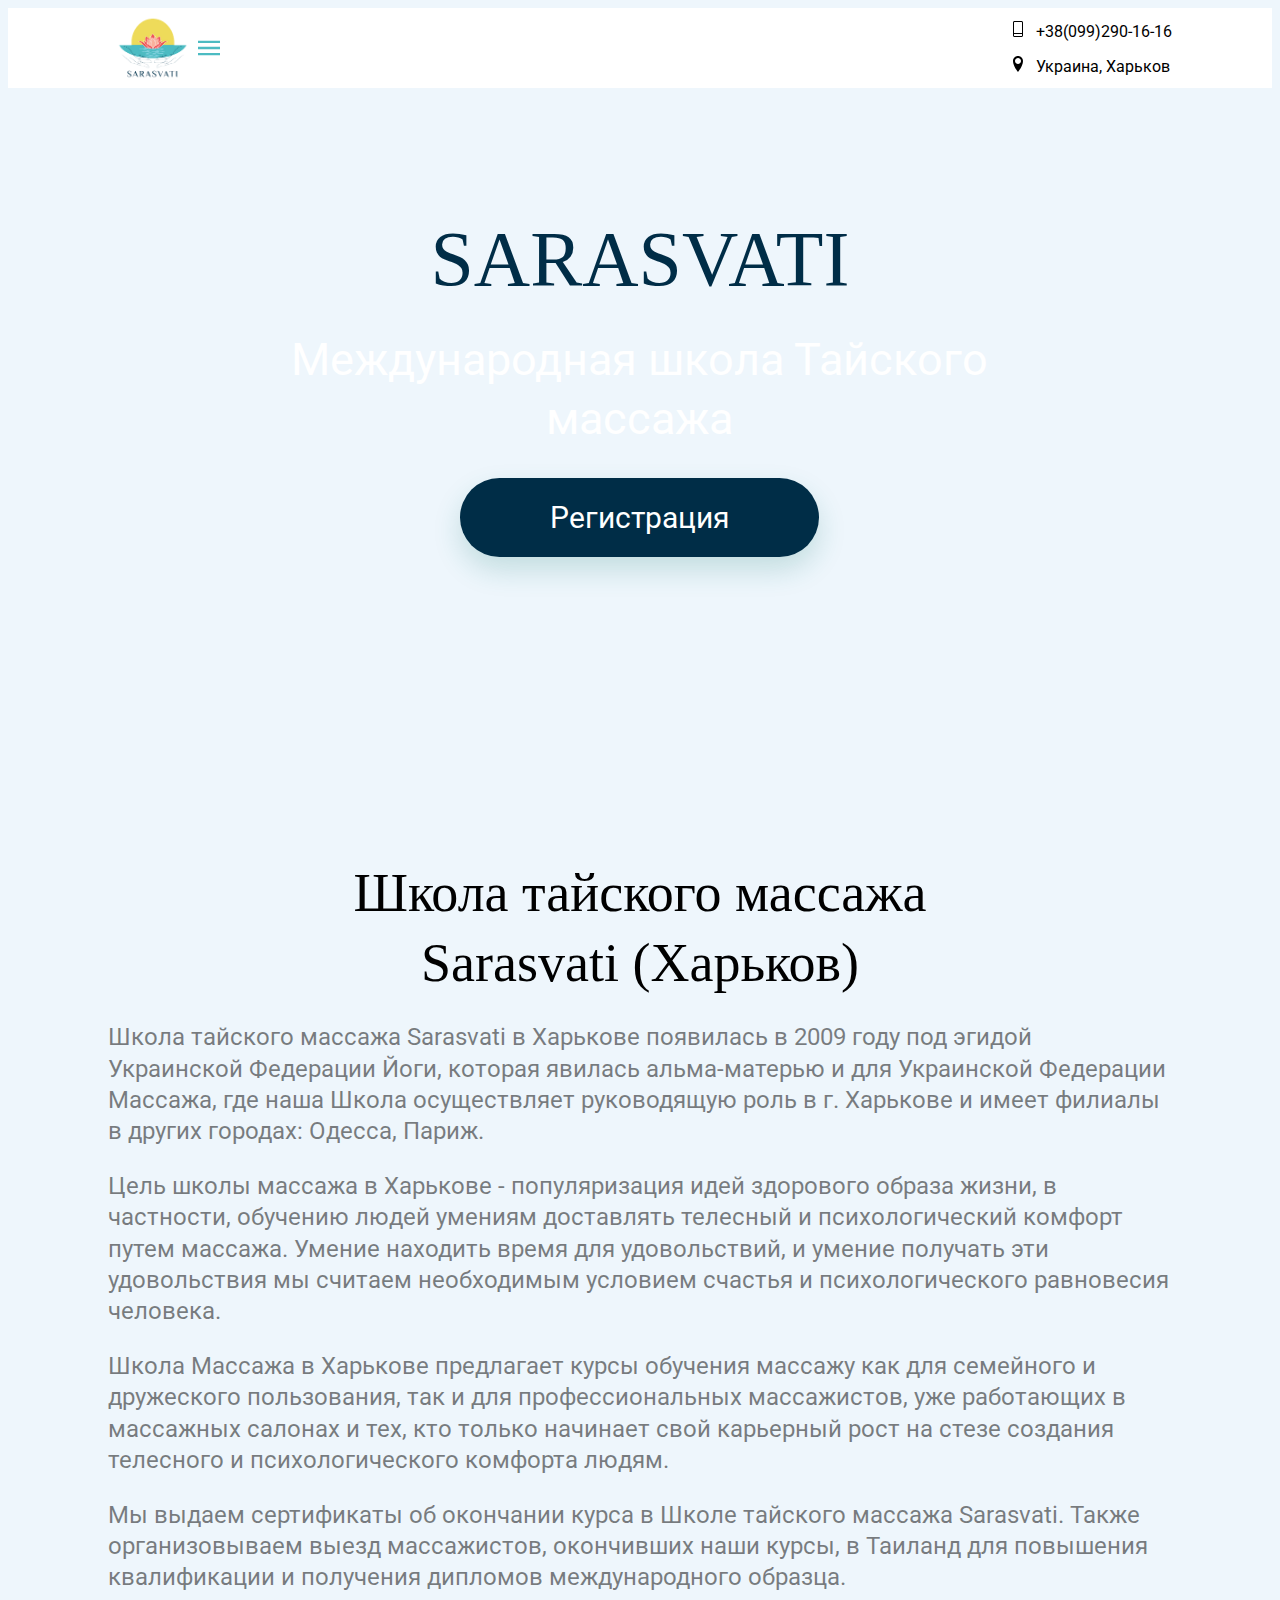
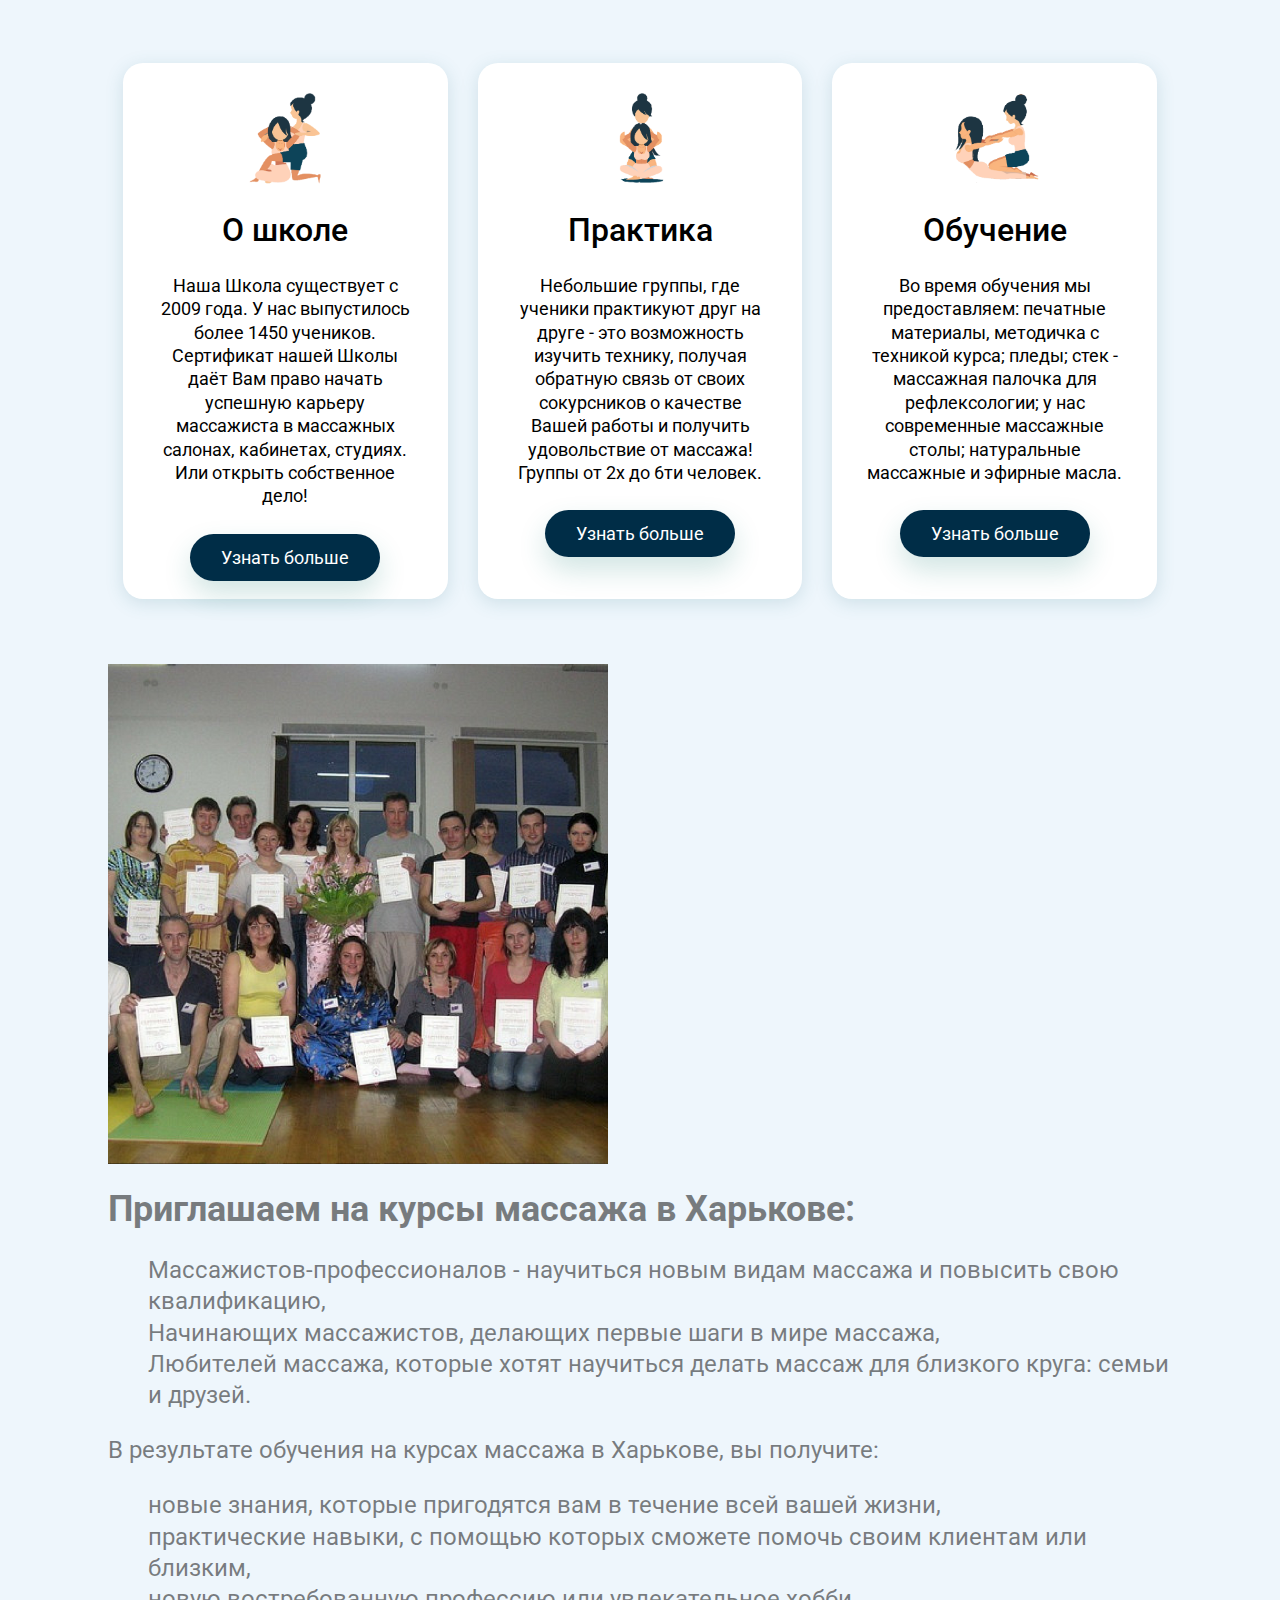
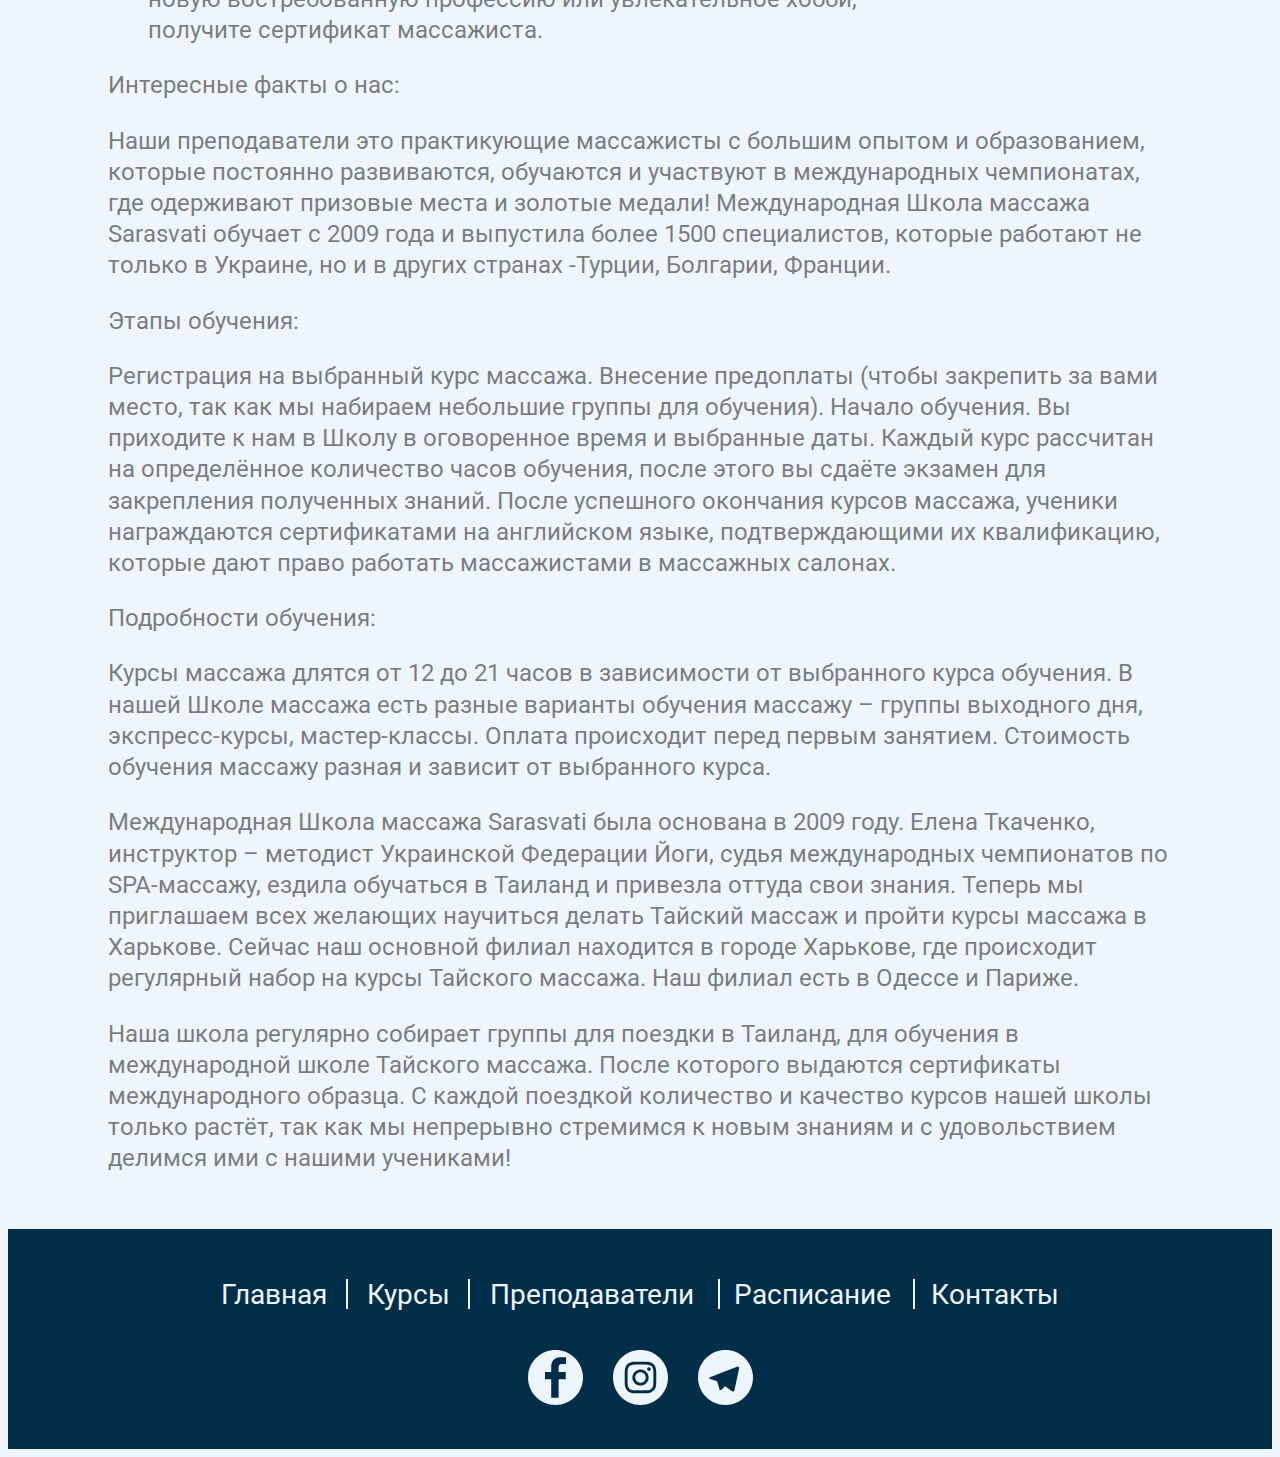
<file: index.html>
<!DOCTYPE html>
<html lang="ru">
  <head>
    <meta charset="UTF-8" />
    <meta name="viewport" content="width=device-width, initial-scale=1.0" />
    <meta http-equiv="X-UA-Compatible" content="IE=Edge">
    <link href="https://fonts.googleapis.com/css2?family=Fredoka+One&family=Roboto:wght@400;500&family=Merienda+One&display=swap" rel="stylesheet">
    <link
      rel="stylesheet"
      href="https://cdnjs.cloudflare.com/ajax/libs/modern-normalize/1.0.0/modern-normalize.min.css"
      integrity="sha512-ISS7cAi1PEhQ8jnbJpJZMd29NlhNj4AWYyLOSp2CE/CsHxTCu+r+t0D2yoJudVrd0/8fTVPUVDzY5Tvli75u/g=="
      crossorigin="anonymous"/>
    <link rel="stylesheet" href="./css/main.min.css">
    <title>Sarasvati - школа массажа в Харькове</title>
  </head>
  <body>
      <header class="header">
        <div class="header-wrapper container">
        <nav class="header-nav">
          <a class="header-logo" href=""><img src="./images/logo.png" alt="Logo Sarasvati" width="143" height="110"></a>
          <button class="header-buttonBurger"
            aria-expanded="false"
            type="button"
            data-menu-button>
          <svg width="22" height="22" aria-label="Mobile menu">
            <use class="header-buttonBurger__close" href="./images/sprite.svg#burgerclose"></use>
            <use class="header-buttonBurger__burger" href="./images/sprite.svg#burgermenu"></use>
          </svg>
          </button>
          <ul class="header-menu" data-menu>
           <li class="header-menu__list underline"><a class="header-menu__link" href="index.html">Главная</a></li>
           <li class="header-menu__list"><a class="header-menu__link" href="courses.html">Курсы</a></li>
           <li class="header-menu__list"><a class="header-menu__link" href="teachers.html">Преподаватели</a></li>
           <li class="header-menu__list"><a class="header-menu__link" href="contacts.html">Контакты</a></li>
         </ul>
        </nav>
        <ul class="header-contact">
          <li class="header-contact__tel">
            <a class="header-contact__tel--link" href="tel:+380992901616" >
              <svg class="header-contact__tel--icon" width="16px" height="16px">
                <use href="./images/sprite.svg#smartphone"></use>
              </svg>+38(099)290-16-16</a>
          </li>
          <li>
           <address class="header-contact__adress"><svg class="header-contact__adress--icon" width="16px" height="16px">
            <use href="./images/sprite.svg#location"></use>
          </svg>Украина, Харьков</address>
          </li>
        </ul>
        </div>
      </header>
      <main>
        <section class="slider">
          <div class="slider-wrapper">
            <div
              class="slide"
              style="
                background-image: url('https://images.unsplash.com/photo-1620052079778-7d5b7509645c?ixid=MnwxMjA3fDB8MHxwaG90by1wYWdlfHx8fGVufDB8fHx8&ixlib=rb-1.2.1&auto=format&fit=crop&w=870&q=80');
              "
            >
              <!-- <h3>Thai back massage</h3> -->
            </div>
            <div
              class="slide"
              style="
                background-image: url('https://images.unsplash.com/photo-1519415510236-718bdfcd89c8?ixid=MnwxMjA3fDB8MHxwaG90by1wYWdlfHx8fGVufDB8fHx8&ixlib=rb-1.2.1&auto=format&fit=crop&w=870&q=80');
              "
            >
              <!-- <h3>Thai foot massage</h3> -->
            </div>
            <div
              class="slide"
              style="
                background-image: url('https://images.unsplash.com/photo-1611073615848-d6ff6215931f?ixlib=rb-1.2.1&ixid=MnwxMjA3fDB8MHxwaG90by1wYWdlfHx8fGVufDB8fHx8&auto=format&fit=crop&w=871&q=80 ');
              "
            >
              <h1 class="hero-content__title title">SARASVATI</h1>
        <h2 class="hero-content__subtitle text">Международная школа Тайского массажа</h2>
        <button class="hero-content__button button" type="button" data-modal-open data-action="modal-open">Регистрация</button>
        <div class="backdrop">
          <div class="modal">
            <div>
              <span href="" class="modal-close" data-action="modal-close">x</span>
              <form
                class="modal-form"
                id="modal-form"
                action="https://formspree.io/f/xzbyvrvz"
                method="POST"
              >
                <b class="modal-form__title">Записаться на обучение</b>
                  <input 
                    class="modal-form__input"
                    type="text"
                    name="name"
                    placeholder="Ваши имя и фамилия"
                    id="name"
                    title="The name can only consist of letters, apostrophes, dashes and spaces. For example Adrian, Jacob Mercer, Charles de Batz de Castelmore d'Artagnan, etc "
                    required
                  />
                  <input
                    class="modal-form__input"
                    type="tel"
                    name="phone"
                    placeholder="Контактный телефон(телеграм)"
                    id="tel"
                    title="Phone number must be 11-12 digits long and can contain numbers, spaces, dashes, pot-bellied brackets and can start with +"
                    required
                  />
                  <input
                  class="modal-form__input"
                  type="text"
                    name="phone"
                    placeholder="Какой курс обучения"
                    id="tel"
                  />
                  <input
                    class="modal-form__input"
                    type="text"
                    name="phone"
                    placeholder="Дата начала курса"
                    id="tel"
                  />
                <button type="submit" class="modal-form__button button">Отправить</button>
                <p id="modal-form__status"></p>
              </form>
            </div>
          </div>
        </div>
      </div>
            <div
              class="slide"
              style="
                background-image: url('https://images.unsplash.com/photo-1544161515-4ab6ce6db874?ixid=MnwxMjA3fDB8MHxwaG90by1wYWdlfHx8fGVufDB8fHx8&ixlib=rb-1.2.1&auto=format&fit=crop&w=870&q=80');
              "
            >
            </div>
            <div
              class="slide"
              style="
                background-image: url('https://images.unsplash.com/photo-1556760544-74068565f05c?ixlib=rb-1.2.1&ixid=MnwxMjA3fDB8MHxwaG90by1wYWdlfHx8fGVufDB8fHx8&auto=format&fit=crop&w=870&q=80');
              ">
            </div>
          </div>
        </section>
      <section class="practice">
          <div class="container">
            <h2 class="practice-title title">Школа тайского массажа Sarasvati (Харьков)</h2>
            <article class="practice-subtitle text">
              <p>Школа тайского массажа Sarasvati в Харькове появилась в 2009 году под эгидой Украинской Федерации Йоги, 
                которая явилась альма-матерью и для Украинской Федерации Массажа, 
                где наша Школа осуществляет руководящую роль в г. Харькове и имеет филиалы в других городах: Одесса, Париж.</p>
              <p>Цель школы массажа в Харькове - популяризация идей здорового образа жизни, в частности, 
                обучению людей умениям доставлять телесный и психологический комфорт путем массажа. 
                Умение находить время для удовольствий, и умение получать эти удовольствия мы считаем 
                необходимым условием счастья и психологического равновесия человека.</p>
              <p>Школа Массажа в Харькове предлагает курсы обучения массажу как для семейного и дружеского пользования,
                так и для профессиональных массажистов, уже работающих в массажных салонах и тех, кто только начинает 
                свой карьерный рост на стезе создания телесного и психологического комфорта людям.</p>
              <p>Мы выдаем сертификаты об окончании курса в Школе тайского массажа Sarasvati.
                Также организовываем выезд массажистов, окончивших наши курсы, в Таиланд для 
                повышения квалификации и получения дипломов международного образца.</p>
            </article>
  </section>
    <section class="products">
      <div class="products-row container">
        <div class="products-column">
          <img class="products-column__img" src="./images/girl06.png" alt="" width="100">
          <h2 class="products-column__paragraf paragraf">О школе</h2>
          <h3 class="products-column__text text">Наша Школа существует с 2009 года. У нас выпустилось более 1450 учеников. Сертификат нашей Школы даёт Вам право начать успешную карьеру массажиста в массажных салонах, кабинетах, студиях. Или открыть собственное дело!</h3>
          <a href="courses.html" class="products-column__link">Узнать больше</a>
        </div>
        <div class="products-column">
          <img class="products-column__img" src="./images/girl05.png" alt="" width="100">
          <!-- <svg width="100"><use class="products-column__img" href="./images/sprite.svg#products-yoga"></use></svg> -->
          <h2 class="products-column__paragraf paragraf">Практика</h2>
          <h3 class="products-column__text text">
            Небольшие группы, где ученики практикуют друг на друге - это возможность изучить технику, 
            получая обратную связь от своих сокурсников о качестве Вашей работы и получить удовольствие от массажа!
          Группы от 2х до 6ти человек.</h3>
          <a href="courses.html" class="products-column__link">Узнать больше</a>
        </div>
        <div class="products-column">
          <img class="products-column__img" src="./images/girl04.png" alt="" width="100">
          <!-- <svg width="100"><use class="products-column__img" href="./images/sprite.svg#products-sound"></use></svg> -->
          <h2 class="products-column__paragraf paragraf">Обучение</h2>
          <h3 class="products-column__text text">Во время обучения мы предоставляем: печатные материалы, методичка с техникой курса; пледы; стек - массажная палочка для рефлексологии;           
            у нас современные массажные столы; натуральные массажные и эфирные масла.</h3>
          <a href="courses.html" class="products-column__link">Узнать больше</a>
        </div>
      </div>
    </section>
    <section class="practice">
      <div class="container">
        <div class="practice-wrapper">    
         <img class="practice-img" src="./images/practice02.png" alt="" width="500">
         <article class="practice-subtitle text">
          <h2> Приглашаем на курсы массажа в Харькове:</h2>
          <ul>
            <li>Массажистов-профессионалов - научиться новым видам массажа и повысить свою квалификацию,</li>
            <li>Начинающих массажистов, делающих первые шаги в мире массажа,</li>
            <li>Любителей массажа, которые хотят научиться делать массаж для близкого круга: семьи и друзей.</li>
          </ul>
          <p>В результате обучения на курсах массажа в Харькове, вы получите:</p>
          <ul>
           <li>новые знания, которые пригодятся вам в течение всей вашей жизни,</li>
           <li>практические навыки, с помощью которых сможете помочь своим клиентам или близким,</li>
           <li>новую востребованную профессию или увлекательное хобби,</li>
           <li>получите сертификат массажиста.</li>
         </ul></article>

        </div>
        <article class="practice-subtitle text">
          
          <p>Интересные факты о нас:</p>
          <p>Наши преподаватели это практикующие массажисты с большим опытом и образованием, которые постоянно развиваются, обучаются и участвуют в международных чемпионатах, где одерживают призовые места и золотые медали!
            Международная Школа массажа Sarasvati обучает с 2009 года и выпустила более 1500 специалистов, которые работают не только в Украине, но и в других странах -Турции, Болгарии, Франции.
            </p>
  
  <p>Этапы обучения:</p>
  <p>Регистрация на выбранный курс массажа.
    Внесение предоплаты (чтобы закрепить за вами место, так как мы набираем небольшие группы для обучения).
    Начало обучения. Вы приходите к нам в Школу в оговоренное время и выбранные даты.
    Каждый курс рассчитан на определённое количество часов обучения, после этого вы сдаёте экзамен для закрепления полученных знаний.
    После успешного окончания курсов массажа, ученики награждаются сертификатами на английском языке, подтверждающими их квалификацию, которые дают право работать массажистами в массажных салонах.
    </p>
  
  
  <p>Подробности обучения:</p>
  <p>Курсы массажа длятся от 12 до 21 часов в зависимости от выбранного курса обучения.
    В нашей Школе массажа есть разные варианты обучения массажу – группы выходного дня, экспресс-курсы, мастер-классы.
    Оплата происходит перед первым занятием.
    Стоимость обучения массажу разная и зависит от выбранного курса.</p>
  <p>Международная Школа массажа Sarasvati была основана в 2009 году. Елена Ткаченко, инструктор – методист Украинской Федерации Йоги, судья международных чемпионатов по SPA-массажу, ездила обучаться в Таиланд и привезла оттуда свои знания. Теперь мы приглашаем всех желающих научиться делать Тайский массаж и пройти курсы массажа в Харькове. Сейчас наш основной филиал находится в городе Харькове, где происходит регулярный набор на курсы Тайского массажа. Наш филиал есть в Одессе и Париже.
  </p>
  <p>Наша школа регулярно собирает группы для поездки в Таиланд, для обучения в международной школе Тайского массажа. После которого выдаются сертификаты международного образца. С каждой поездкой количество и качество курсов нашей школы только растёт, так как мы непрерывно стремимся к новым знаниям и с удовольствием делимся ими с нашими учениками!</p>
  
          </article>
</div>
</section>
  </main>
  <footer class="footer">
    <div class="container">
      <ul class="footer-menu">
        <li class="footer-menu__list"><a class="footer-menu__link" href="index.html">Главная</a></li>
        <li class="footer-menu__list"><a class="footer-menu__link" href="courses.html">Курсы</a></li>
        <li class="footer-menu__list"><a class="footer-menu__link" href="teachers.html">Преподаватели</a></li>
        <li class="footer-menu__list"><a class="footer-menu__link" href="timetable.html">Расписание</a></li>
        <li class="footer-menu__list"><a class="footer-menu__link" href="contacts.html">Контакты</a></li>
      </ul>
      <div class="social">
        <a class="social__fb" href="https://www.facebook.com/sarasvatimassageschool/"><svg width="55" height="55"><use class="social__icon" href="./images/sprite.svg#facebook"></use></svg></a>    
        <a class="social__in" href="https://www.instagram.com/sarasvati_massage/"><svg width="55" height="55"><use class="social__icon" href="./images/sprite.svg#instagram"></use></svg></a>
        <a class="social__tg" href="https://t.me/SarasvatiMassageSchool"><svg width="55" height="55"><use class="social__icon" href="./images/sprite.svg#telegram"></use></svg></a>
      </div>
    </div>
  </footer>
 
  <script src="./index.js"></script>
  </body>
</html>
</file>
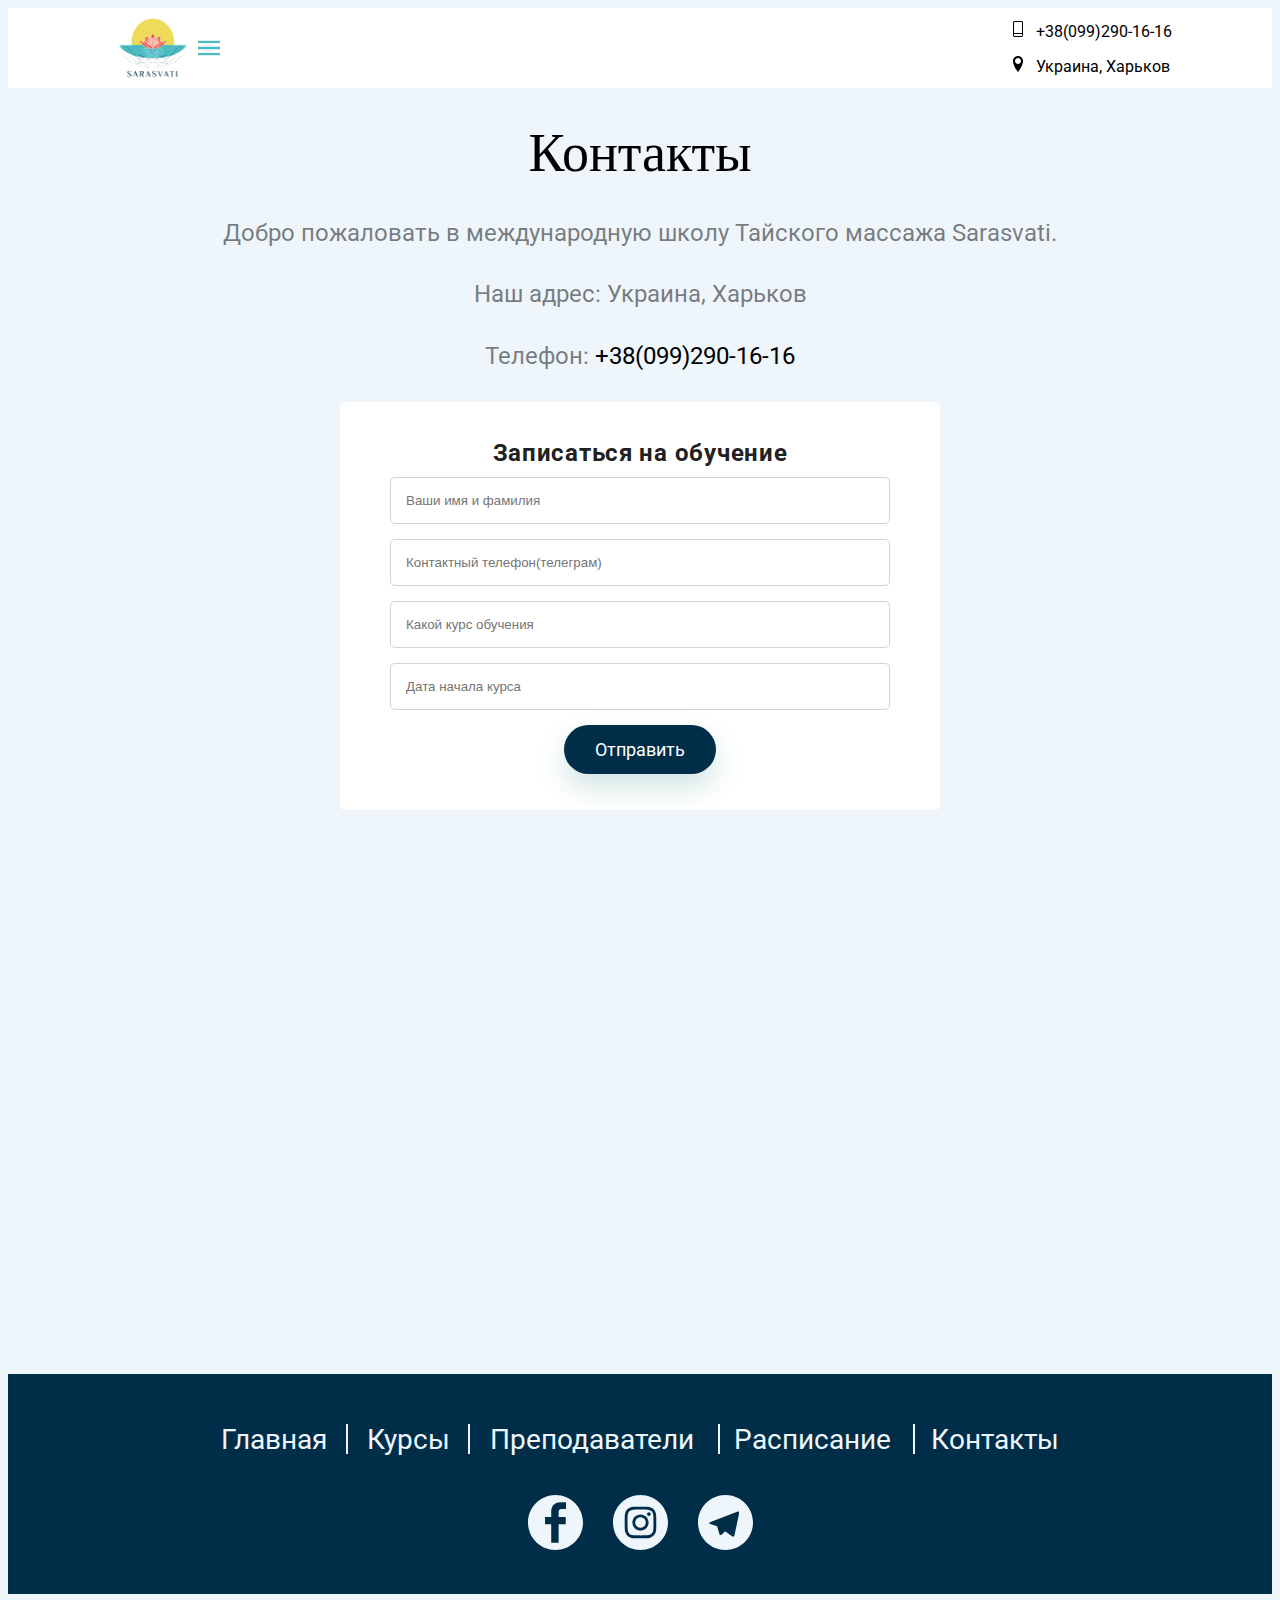
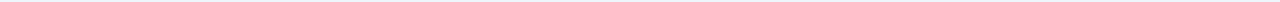
<file: contacts.html>
<!DOCTYPE html>
<html lang="ru">
  <head>
    <meta charset="UTF-8" />
    <meta name="viewport" content="width=device-width, initial-scale=1.0" />
    <meta http-equiv="X-UA-Compatible" content="IE=Edge">
    <link href="https://fonts.googleapis.com/css2?family=Fredoka+One&family=Roboto:wght@400;500&family=Merienda+One&display=swap" rel="stylesheet">
    <link
      rel="stylesheet"
      href="https://cdnjs.cloudflare.com/ajax/libs/modern-normalize/1.0.0/modern-normalize.min.css"
      integrity="sha512-ISS7cAi1PEhQ8jnbJpJZMd29NlhNj4AWYyLOSp2CE/CsHxTCu+r+t0D2yoJudVrd0/8fTVPUVDzY5Tvli75u/g=="
      crossorigin="anonymous"/>
    <link rel="stylesheet" href="./css/main.min.css">
    <title>Sarasvati - школа массажа в Харькове. Наши контакты</title>
  </head>
  <body>
    <header class="header">
      <div class="header-wrapper container">
      <nav class="header-nav">
        <a class="header-logo" href=""><img src="./images/logo.png" alt="Logo Sarasvati" width="143" height="110"></a>
        <button class="header-buttonBurger"
          aria-expanded="false"
          type="button"
          data-menu-button>
        <svg width="22" height="22" aria-label="Mobile menu">
          <use class="header-buttonBurger__close" href="./images/sprite.svg#burgerclose"></use>
          <use class="header-buttonBurger__burger" href="./images/sprite.svg#burgermenu"></use>
        </svg>
        </button>
        <ul class="header-menu" data-menu>
         <li class="header-menu__list"><a class="header-menu__link" href="index.html">Главная</a></li>
         <li class="header-menu__list"><a class="header-menu__link" href="courses.html">Курсы</a></li>
         <li class="header-menu__list"><a class="header-menu__link" href="teachers.html">Преподаватели</a></li>
         <li class="header-menu__list underline"><a class="header-menu__link" href="contacts.html">Контакты</a></li>
       </ul>
      </nav>
      <ul class="header-contact">
        <li class="header-contact__tel">
          <a class="header-contact__tel--link" href="tel:+380992901616" >
            <svg class="header-contact__tel--icon" width="16px" height="16px">
              <use href="./images/sprite.svg#smartphone"></use>
            </svg>+38(099)290-16-16</a>
        </li>
        <li>
         <address class="header-contact__adress"><svg class="header-contact__adress--icon" width="16px" height="16px">
          <use href="./images/sprite.svg#location"></use>
        </svg>Украина, Харьков</address>
        </li>
      </ul>
      </div>
    </header>
      <main>
        <section id="contact" class="contact-section">
          <div class="container">
            <h2 class="contact-title title">Контакты</h2>
            <h3 class="contact-text text">
              Добро пожаловать в международную школу Тайского массажа Sarasvati.
            </h3>
            <address class="contact-text text">Наш адрес: Украина, Харьков</address>
            <p class="contact-text text">Телефон:
            <a class="header-contact__tel--link text" href="tel:+380992901616">+38(099)290-16-16</a></p>
            <div class="contact-wrapper">
              <form
            class="contact-modal"
            id="modal-form"
            action="https://formspree.io/f/xzbyvrvz"
            method="POST"
          >
            <b class="modal-form__title">Записаться на обучение</b>
              <input 
                class="modal-form__input"
                type="text"
                name="name"
                placeholder="Ваши имя и фамилия"
                id="name"
                title="The name can only consist of letters, apostrophes, dashes and spaces. For example Adrian, Jacob Mercer, Charles de Batz de Castelmore d'Artagnan, etc "
                required
              />
              <input
                class="modal-form__input"
                type="tel"
                name="phone"
                placeholder="Контактный телефон(телеграм)"
                id="tel"
                title="Phone number must be 11-12 digits long and can contain numbers, spaces, dashes, pot-bellied brackets and can start with +"
                required
              />
              <input
              class="modal-form__input"
              type="text"
                name="phone"
                placeholder="Какой курс обучения"
                id="tel"
              />
              <input
                class="modal-form__input"
                type="text"
                name="phone"
                placeholder="Дата начала курса"
                id="tel"
              />
            <button type="submit" class="modal-form__button button">Отправить</button>
            <p id="modal-form__status"></p>
              </form>
            </div>              
          </div>
        <iframe class="contact-map" src="https://www.google.com/maps/embed?pb=!1m14!1m12!1m3!1d2564.3286478599803!2d36.22958461513571!3d50.00519502722884!2m3!1f0!2f0!3f0!3m2!1i1024!2i768!4f13.1!5e0!3m2!1sen!2sua!4v1635261090218!5m2!1sen!2sua" 
        width="600" height="450" style="border:0;" allowfullscreen="" loading="lazy"></iframe>
        </section>
  </main>
  <footer class="footer">
    <div class="container">
      <ul class="footer-menu">
        <li class="footer-menu__list"><a class="footer-menu__link" href="index.html">Главная</a></li>
        <li class="footer-menu__list"><a class="footer-menu__link" href="courses.html">Курсы</a></li>
        <li class="footer-menu__list"><a class="footer-menu__link" href="teachers.html">Преподаватели</a></li>
        <li class="footer-menu__list"><a class="footer-menu__link" href="timetable.html">Расписание</a></li>
        <li class="footer-menu__list"><a class="footer-menu__link" href="contacts.html">Контакты</a></li>
      </ul>
      <div class="social">
        <a class="social__fb" href="https://www.facebook.com/sarasvatimassageschool/"><svg width="55" height="55"><use class="social__icon" href="./images/sprite.svg#facebook"></use></svg></a>    
        <a class="social__in" href="https://www.instagram.com/sarasvati_massage/"><svg width="55" height="55"><use class="social__icon" href="./images/sprite.svg#instagram"></use></svg></a>
        <a class="social__tg" href="https://t.me/SarasvatiMassageSchool"><svg width="55" height="55"><use class="social__icon" href="./images/sprite.svg#telegram"></use></svg></a>
      </div>
    </div>
  </footer>
  <script src="./index.js"></script>
  </body>
</html>
</file>
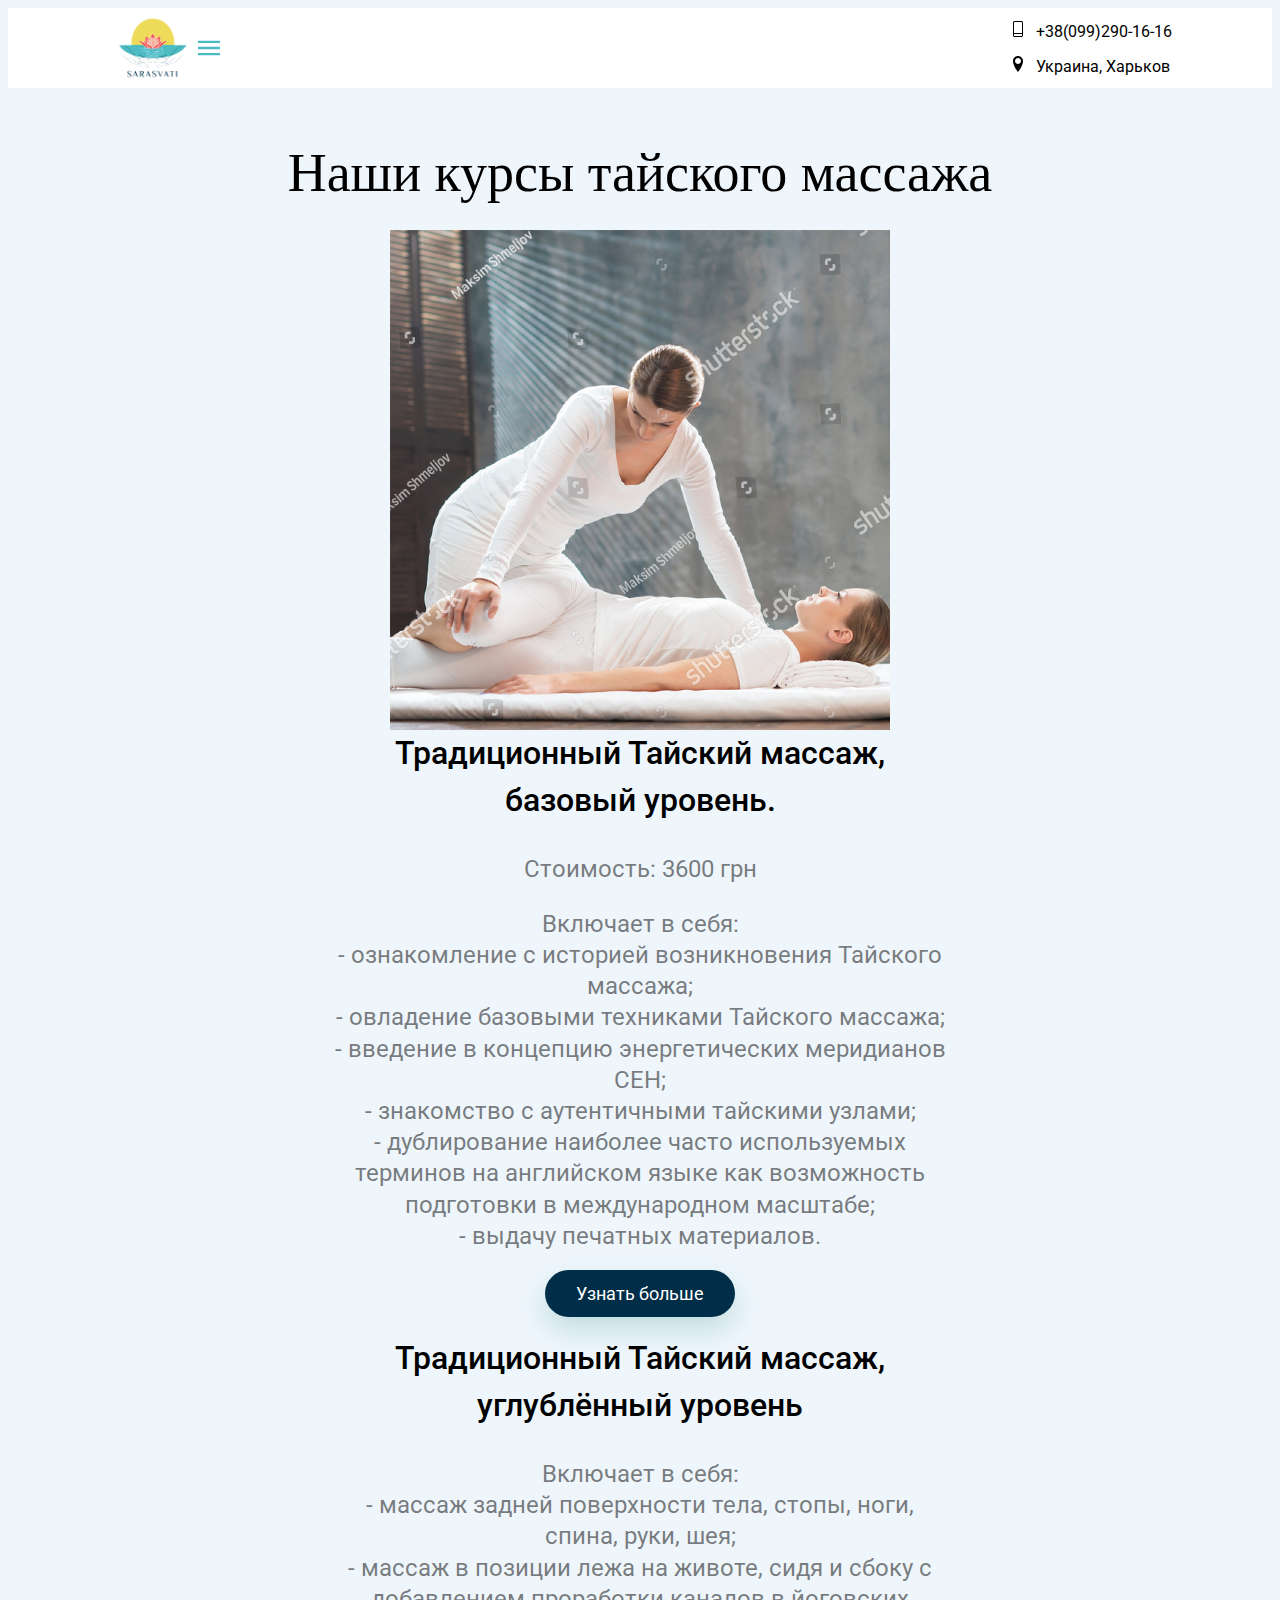
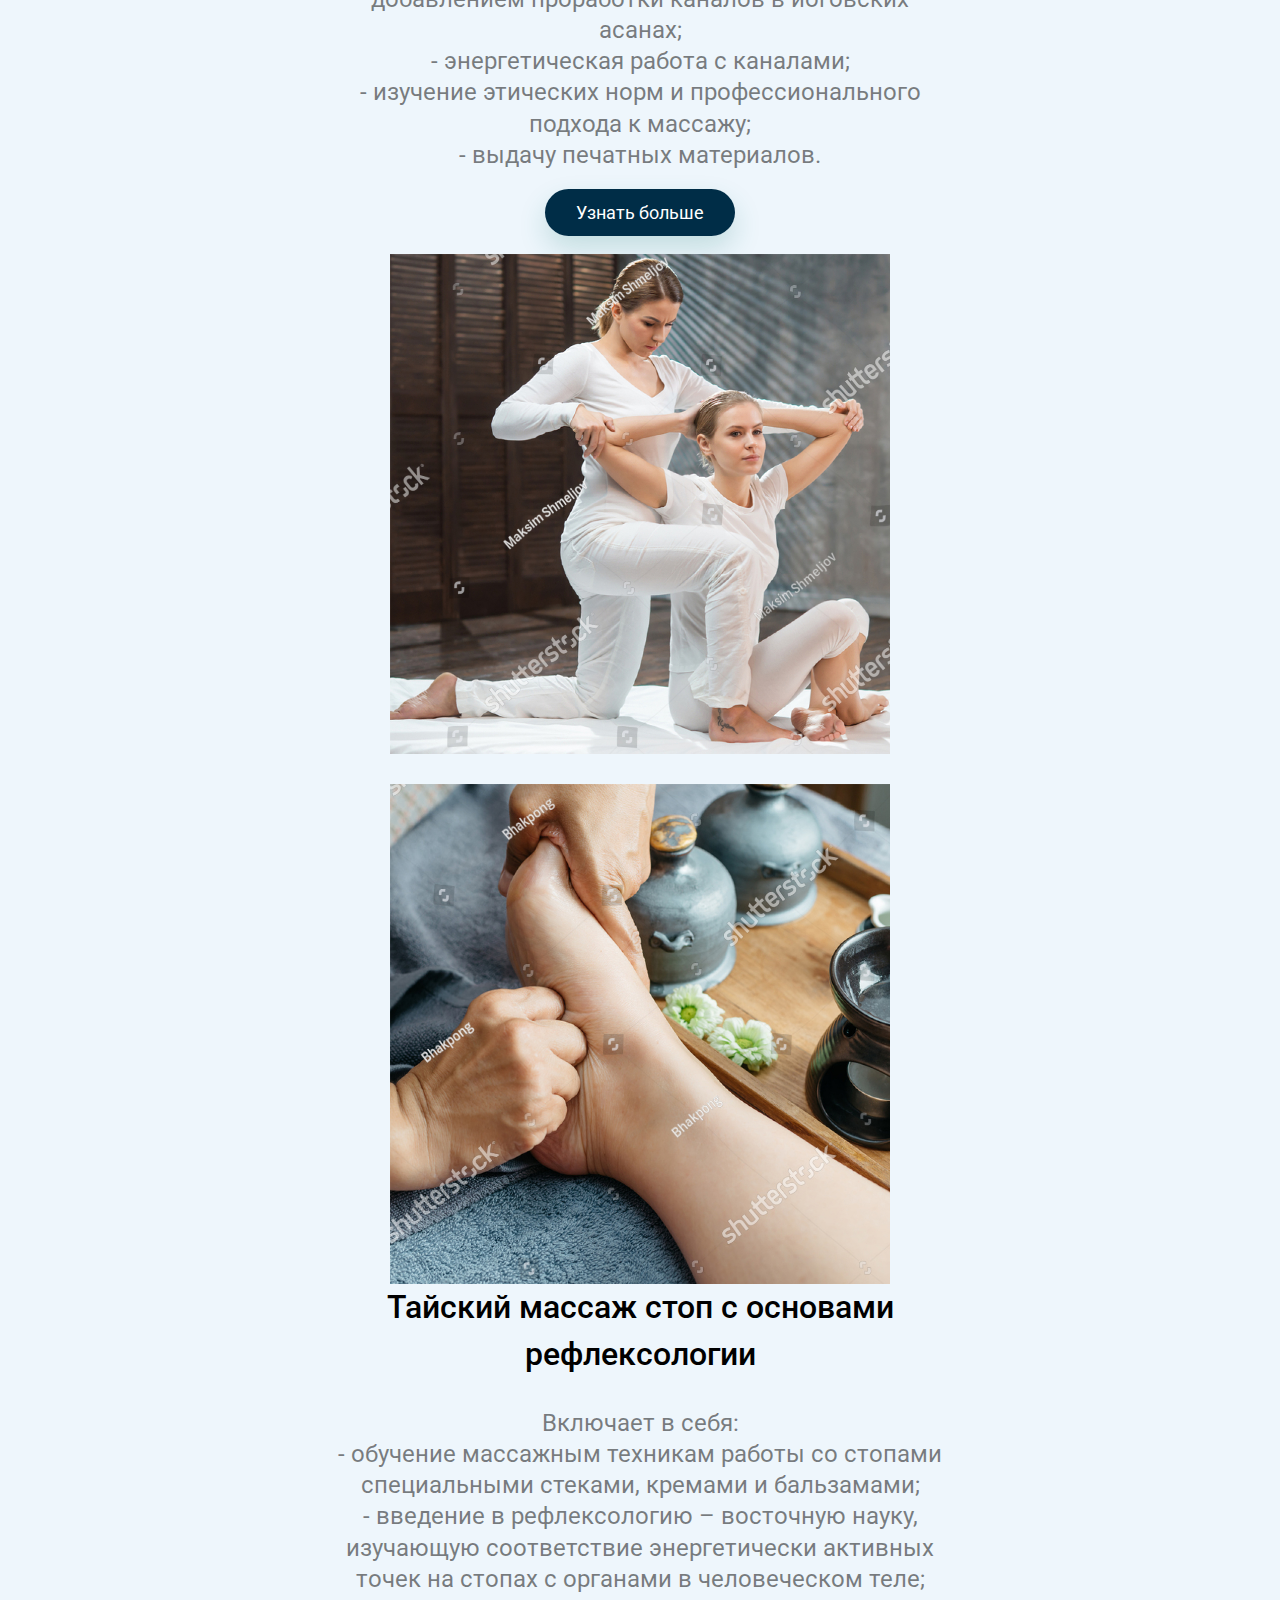
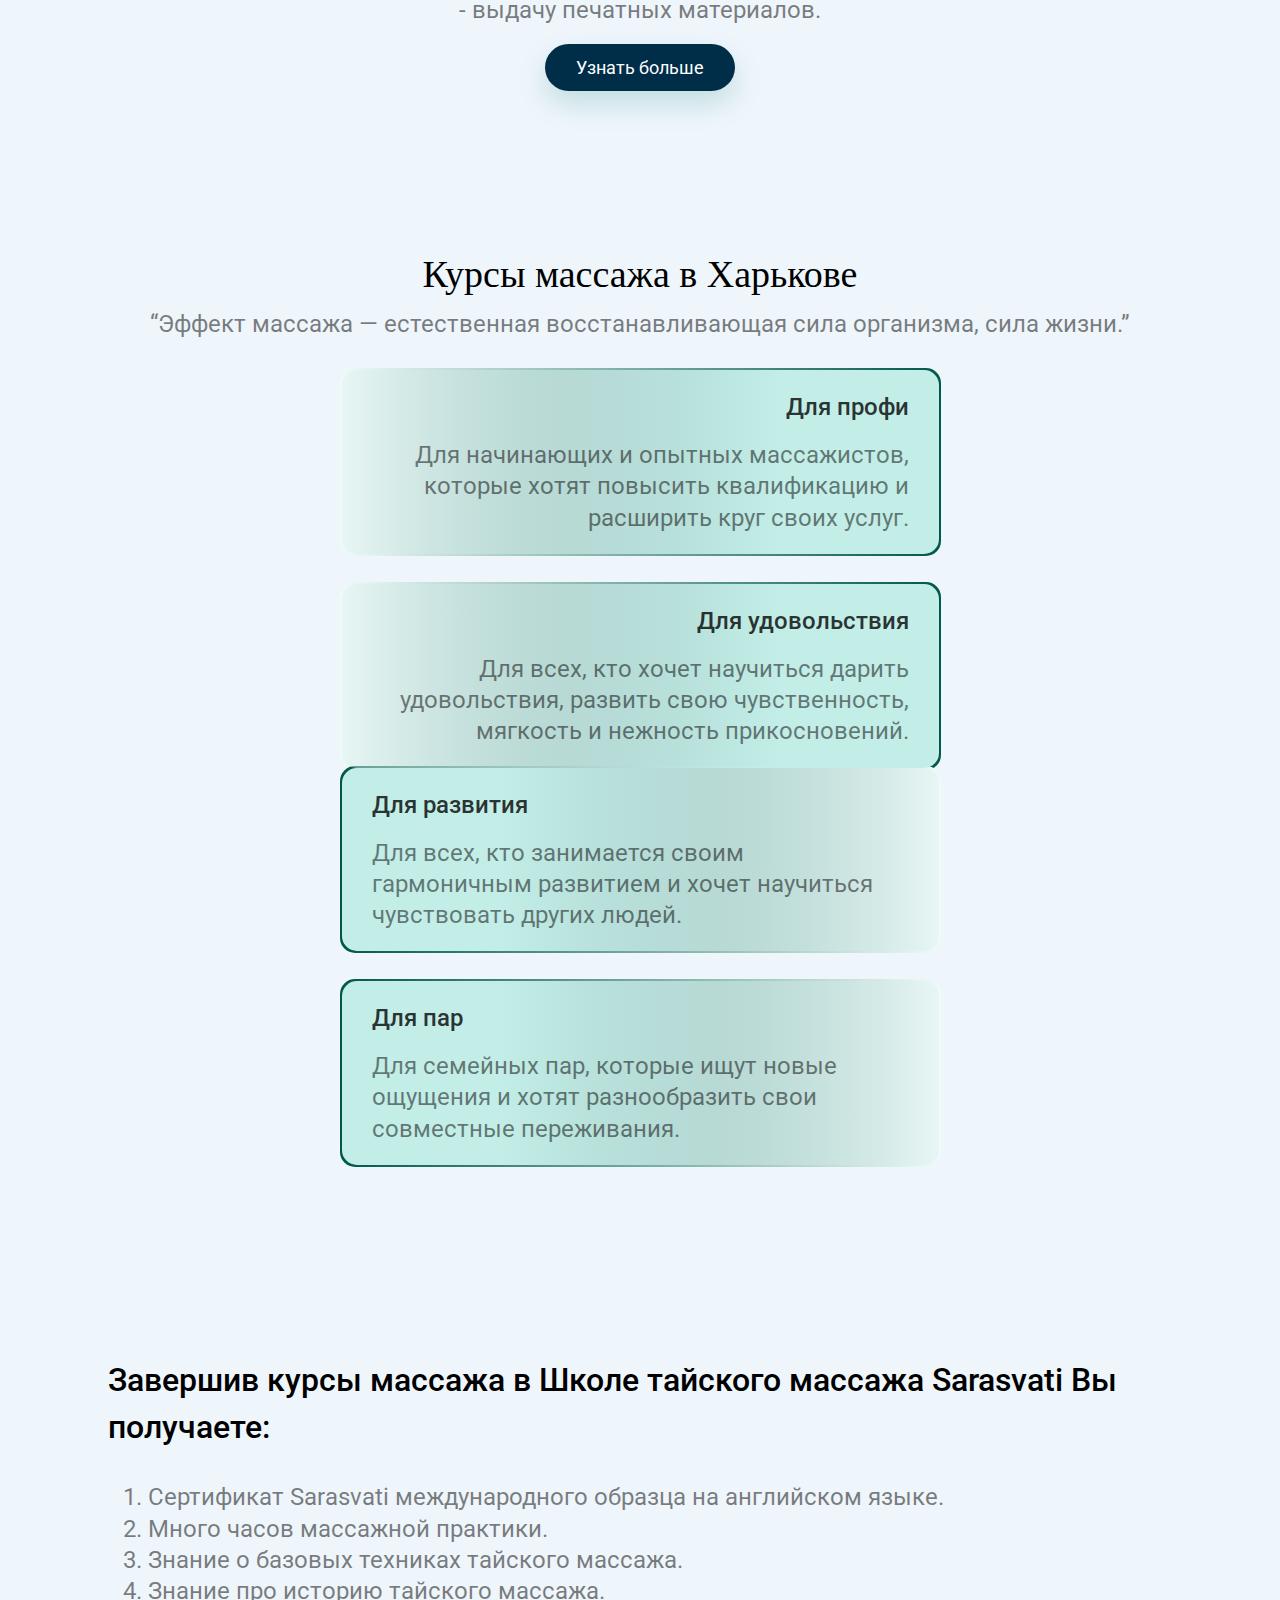
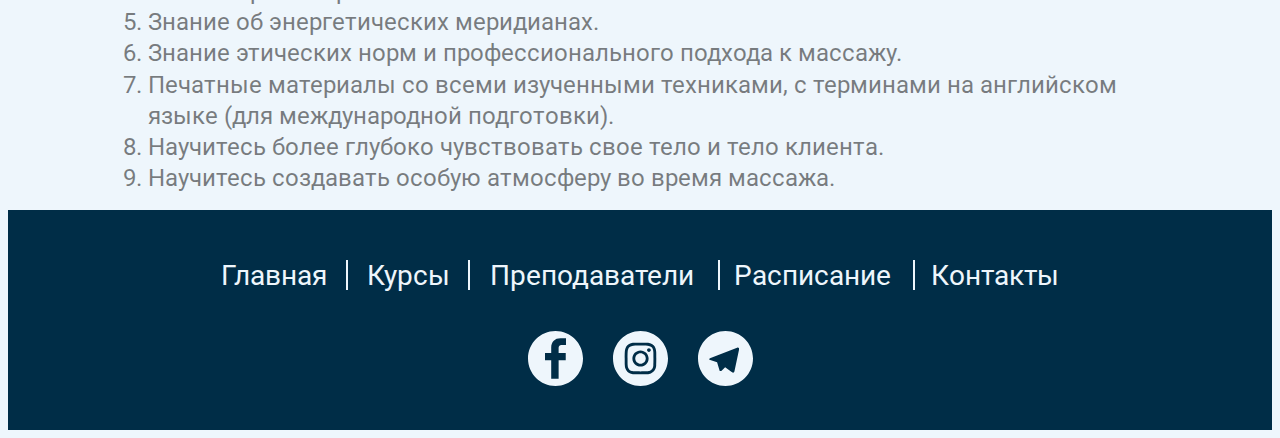
<file: courses.html>
<!DOCTYPE html>
<html lang="ru">
  <head>
    <meta charset="UTF-8" />
    <meta name="viewport" content="width=device-width, initial-scale=1.0" />
    <meta http-equiv="X-UA-Compatible" content="IE=Edge">
    <link href="https://fonts.googleapis.com/css2?family=Fredoka+One&family=Roboto:wght@400;500&family=Merienda+One&display=swap" rel="stylesheet">
    <link
      rel="stylesheet"
      href="https://cdnjs.cloudflare.com/ajax/libs/modern-normalize/1.0.0/modern-normalize.min.css"
      integrity="sha512-ISS7cAi1PEhQ8jnbJpJZMd29NlhNj4AWYyLOSp2CE/CsHxTCu+r+t0D2yoJudVrd0/8fTVPUVDzY5Tvli75u/g=="
      crossorigin="anonymous"/>
    <link rel="stylesheet" href="./css/main.min.css">
    <title>Sarasvati - курсы массажа в Харькове.</title>
  </head>
  <body>
    <header class="header">
      <div class="header-wrapper container">
      <nav class="header-nav">
        <a class="header-logo" href=""><img src="./images/logo.png" alt="Logo Sarasvati" width="143" height="110"></a>
        <button class="header-buttonBurger"
          aria-expanded="false"
          type="button"
          data-menu-button>
        <svg width="22" height="22" aria-label="Mobile menu">
          <use class="header-buttonBurger__close" href="./images/sprite.svg#burgerclose"></use>
          <use class="header-buttonBurger__burger" href="./images/sprite.svg#burgermenu"></use>
        </svg>
        </button>
        <ul class="header-menu" data-menu>
         <li class="header-menu__list"><a class="header-menu__link" href="index.html">Главная</a></li>
         <li class="header-menu__list underline"><a class="header-menu__link" href="courses.html">Курсы</a></li>
         <li class="header-menu__list"><a class="header-menu__link" href="teachers.html">Преподаватели</a></li>
         <li class="header-menu__list"><a class="header-menu__link" href="contacts.html">Контакты</a></li>
       </ul>
      </nav>
      <ul class="header-contact">
        <li class="header-contact__tel">
          <a class="header-contact__tel--link" href="tel:+380992901616" >
            <svg class="header-contact__tel--icon" width="16px" height="16px">
              <use href="./images/sprite.svg#smartphone"></use>
            </svg>+38(099)290-16-16</a>
        </li>
        <li>
         <address class="header-contact__adress"><svg class="header-contact__adress--icon" width="16px" height="16px">
          <use href="./images/sprite.svg#location"></use>
        </svg>Украина, Харьков</address>
        </li>
      </ul>
      </div>
    </header>
      <main>
        <section class="transform">
          <div class="container">
            <h2 class="transform-title title">Наши курсы тайского массажа</h2>
          <div class="transform-row">
            <img class="transform-row__img transform-row__img--left" src="./images/1.jpg" alt="Transform-girl" width="500">
            <div>
              <h2 class="transform-row__paragraf paragraf">Традиционный Тайский массаж, базовый уровень.</h2>
              <p class="text">Стоимость: 3600 грн</p>
              <article class="transform-row__text text">Включает в себя:
                <br>
                - ознакомление с историей возникновения Тайского массажа;
                <br>
                - овладение базовыми техниками Тайского массажа;   
                <br>             
                - введение в концепцию энергетических меридианов СЕН; 
                <br>              
                - знакомство с аутентичными тайскими узлами;   
                <br>             
                - дублирование наиболее часто используемых терминов на английском языке как возможность подготовки в международном масштабе;
                <br>                 
                - выдачу печатных материалов.</article>
              <a class="button" href="thai-massage-basic-level.html">Узнать больше</a>
            </div>
          </div>
          <div class="transform-row">
            <div>
              <h2 class="transform-row__paragraf paragraf">Традиционный Тайский массаж, углублённый уровень</h2>
              <h3 class="transform-row__text text">Включает в себя:
                <br>
                - массаж задней поверхности тела, стопы, ноги, спина, руки, шея;
                <br>
                - массаж в позиции лежа на животе, сидя и сбоку с добавлением проработки каналов в йоговских асанах;
                <br>
                - энергетическая работа с каналами;
                <br>
                - изучение этических норм и профессионального подхода к массажу;
                <br>
                - выдачу печатных материалов.</h3>
                <a class="button" href="thai-massage-advanced-level.html">Узнать больше</a>
            </div>
            <img class="transform-row__img transform-row__img--right" src="./images/2.jpg" alt="Transform-girl" width="500">
          </div>
          <div class="transform-row">
            <img class="transform-row__img transform-row__img--left" src="./images/3.jpg" alt="Transform-girl" width="500">
            <div>
              <h2 class="transform-row__paragraf paragraf">Тайский массаж стоп с основами рефлексологии</h2>
              <h3 class="transform-row__text text">Включает в себя:
                <br>
                - обучение массажным техникам работы со стопами специальными стеками, кремами и бальзамами;
                <br>
                - введение в рефлексологию – восточную науку, изучающую соответствие энергетически активных точек на стопах с органами в человеческом теле;  
                <br>             
                - выдачу печатных материалов.
                </h3>
              <!-- <button class="button" type="button">Узнать больше</button> -->
              <a class="button" href="foot-massage.html">Узнать больше</a>
            </div>
          </div>
          </div>
        </section>
<section class="best">
  <div class="container">
    <h2 class="best-title title">Курсы массажа в Харькове</h2>
    <h3 class="best-subtitle text">“Эффект массажа — естественная восстанавливающая сила организма, сила жизни.”</h3>
<div class="best-content">
  <div class="best-column">
    <div class="best-row best-row__left">
      <h2 class="best-row__paragraf paragraf">Для профи</h2>
      <h3 class="best-row__text text">Для начинающих и опытных массажистов, которые хотят 
        повысить квалификацию и расширить круг своих услуг.</h3>
    </div>
    <div class="best-row best-row__left">
      <h2 class="best-row__paragraf paragraf">Для удовольствия</h2>
      <h3 class="best-row__text text">Для всех, кто хочет научиться дарить удовольствия, 
        развить свою чувственность, мягкость и нежность прикосновений.</h3>
    </div>
  </div>
  <div class="best-column">
    <div class="best-row best-row__right">
      <h2 class="best-row__paragraf paragraf">Для развития</h2>
      <h3 class="best-row__text text">Для всех, кто занимается своим гармоничным развитием и 
        хочет научиться чувствовать других людей.</h3>
    </div>
    <div class="best-row best-row__right">
      <h2 class="best-row__paragraf paragraf">Для пар</h2>
      <h3 class="best-row__text text">Для семейных пар, которые ищут 
        новые ощущения и хотят разнообразить свои совместные переживания.</h3>
    </div>
  </div>
</div>
</div>
</section>
<section>
  <div class="container">
  <article>
    <h3 class="paragraf">Завершив курсы массажа в Школе тайского массажа Sarasvati Вы получаете:</h3>
    <ol>   
      <li class="text" >Сертификат Sarasvati международного образца на английском языке.</li>
      <li class="text" >Много часов массажной практики.</li>
      <li class="text" >Знание о базовых техниках тайского массажа.</li>
      <li class="text" >Знание про историю тайского массажа.</li>
      <li class="text" >Знание об энергетических меридианах.</li>
      <li class="text" >Знание этических норм и профессионального подхода к массажу.</li>
      <li class="text" >Печатные материалы со всеми изученными техниками, с терминами на английском языке (для международной подготовки).</li>
      <li class="text" >Научитесь более глубоко чувствовать свое тело и тело клиента.</li>
      <li class="text" > Научитесь создавать особую атмосферу во время массажа.</li>  
    </ol>
  </article>
</div>
</section>
  </main>
  <footer class="footer">
    <div class="container">
      <ul class="footer-menu">
        <li class="footer-menu__list"><a class="footer-menu__link" href="index.html">Главная</a></li>
        <li class="footer-menu__list"><a class="footer-menu__link" href="courses.html">Курсы</a></li>
        <li class="footer-menu__list"><a class="footer-menu__link" href="teachers.html">Преподаватели</a></li>
        <li class="footer-menu__list"><a class="footer-menu__link" href="timetable.html">Расписание</a></li>
        <li class="footer-menu__list"><a class="footer-menu__link" href="contacts.html">Контакты</a></li>
      </ul>
      <div class="social">
        <a class="social__fb" href="https://www.facebook.com/sarasvatimassageschool/"><svg width="55" height="55"><use class="social__icon" href="./images/sprite.svg#facebook"></use></svg></a>    
        <a class="social__in" href="https://www.instagram.com/sarasvati_massage/"><svg width="55" height="55"><use class="social__icon" href="./images/sprite.svg#instagram"></use></svg></a>
        <a class="social__tg" href="https://t.me/SarasvatiMassageSchool"><svg width="55" height="55"><use class="social__icon" href="./images/sprite.svg#telegram"></use></svg></a>
      </div>
    </div>
  </footer>
 
  <script src="./index.js"></script>
  </body>
</html>
</file>
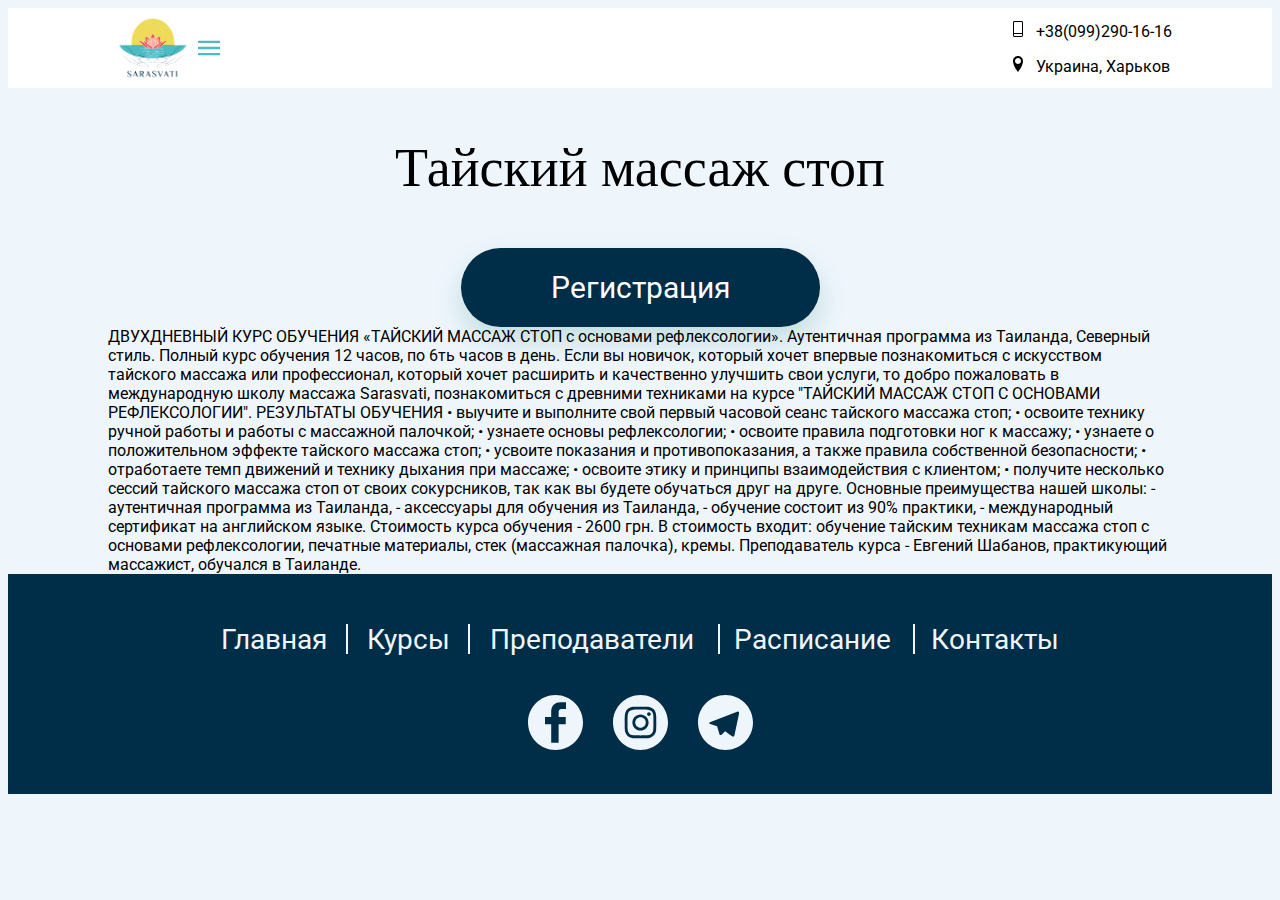
<file: foot-massage.html>
<!DOCTYPE html>
<html lang="ru">
  <head>
    <meta charset="UTF-8" />
    <meta name="viewport" content="width=device-width, initial-scale=1.0" />
    <meta http-equiv="X-UA-Compatible" content="IE=Edge">
    <link href="https://fonts.googleapis.com/css2?family=Fredoka+One&family=Roboto:wght@400;500&family=Merienda+One&display=swap" rel="stylesheet">
    <link
      rel="stylesheet"
      href="https://cdnjs.cloudflare.com/ajax/libs/modern-normalize/1.0.0/modern-normalize.min.css"
      integrity="sha512-ISS7cAi1PEhQ8jnbJpJZMd29NlhNj4AWYyLOSp2CE/CsHxTCu+r+t0D2yoJudVrd0/8fTVPUVDzY5Tvli75u/g=="
      crossorigin="anonymous"/>
    <link rel="stylesheet" href="./css/main.min.css">
    <title>Sarasvati - школа массажа в Харькове</title>
  </head>
  <body>
      <header class="header">
        <div class="header-wrapper container">
        <nav class="header-nav">
          <a class="header-logo" href=""><img src="./images/logo.png" alt="Logo Sarasvati" width="143" height="110"></a>
          <button class="header-buttonBurger"
            aria-expanded="false"
            type="button"
            data-menu-button>
          <svg width="22" height="22" aria-label="Mobile menu">
            <use class="header-buttonBurger__close" href="./images/sprite.svg#burgerclose"></use>
            <use class="header-buttonBurger__burger" href="./images/sprite.svg#burgermenu"></use>
          </svg>
          </button>
          <ul class="header-menu" data-menu>
           <li class="header-menu__list"><a class="header-menu__link" href="index.html">Главная</a></li>
           <li class="header-menu__list"><a class="header-menu__link" href="courses.html">Курсы</a></li>
           <li class="header-menu__list"><a class="header-menu__link" href="teachers.html">Преподаватели</a></li>
           <li class="header-menu__list"><a class="header-menu__link" href="timetable.html">Расписание</a></li>
           <li class="header-menu__list"><a class="header-menu__link" href="contacts.html">Контакты</a></li>
         </ul>
        </nav>
        <ul class="header-contact">
          <li class="header-contact__tel">
            <a class="header-contact__tel--link" href="tel:+380992901616" >
              <svg class="header-contact__tel--icon" width="16px" height="16px">
                <use href="./images/sprite.svg#smartphone"></use>
              </svg>+38(099)290-16-16</a>
          </li>
          <li>
           <address class="header-contact__adress"><svg class="header-contact__adress--icon" width="16px" height="16px">
            <use href="./images/sprite.svg#location"></use>
          </svg>Украина, Харьков</address>
          </li>
        </ul>
        </div>
      </header>
      <main>
<section>
<div class="container">
    <h2 class="title">Тайский массаж стоп</h2>
    <button class="hero-content__button button" type="button" data-modal-open data-action="modal-open">Регистрация</button>
    <div class="backdrop">
      <div class="modal">
        <div>
          <span href="" class="modal-close" data-action="modal-close">x</span>
          <form
            class="modal-form"
            id="modal-form"
            action="https://formspree.io/f/xzbyvrvz"
            method="POST"
          >
            <b class="modal-form__title">Записаться на обучение</b>
              <input 
                class="modal-form__input"
                type="text"
                name="name"
                placeholder="Ваши имя и фамилия"
                id="name"
                title="The name can only consist of letters, apostrophes, dashes and spaces. For example Adrian, Jacob Mercer, Charles de Batz de Castelmore d'Artagnan, etc "
                required
              />
              <input
                class="modal-form__input"
                type="tel"
                name="phone"
                placeholder="Контактный телефон(телеграм)"
                id="tel"
                title="Phone number must be 11-12 digits long and can contain numbers, spaces, dashes, pot-bellied brackets and can start with +"
                required
              />
              <input
              class="modal-form__input"
              type="text"
                name="phone"
                placeholder="Какой курс обучения"
                id="tel"
              />
              <input
                class="modal-form__input"
                type="text"
                name="phone"
                placeholder="Дата начала курса"
                id="tel"
              />
            <button type="submit" class="modal-form__button button">Отправить</button>
            <p id="modal-form__status"></p>
          </form>
        </div>
      </div>
    </div>
    <article>
    ДВУХДНЕВНЫЙ КУРС ОБУЧЕНИЯ «ТАЙСКИЙ МАССАЖ СТОП с основами рефлексологии».
    Аутентичная программа из Таиланда, Северный стиль. Полный курс обучения 12 часов, по 6ть часов в день.
    
    Если вы новичок, который хочет впервые познакомиться с искусством тайского массажа или профессионал, который хочет расширить и качественно улучшить свои услуги, то добро пожаловать в международную школу массажа Sarasvati, познакомиться с древними техниками на курсе "ТАЙСКИЙ МАССАЖ СТОП С ОСНОВАМИ РЕФЛЕКСОЛОГИИ".
    
    РЕЗУЛЬТАТЫ ОБУЧЕНИЯ
    • выучите и выполните свой первый часовой сеанс тайского массажа стоп;
    • освоите технику ручной работы и работы с массажной палочкой;
    • узнаете основы рефлексологии;
    • освоите правила подготовки ног к массажу;
    • узнаете о положительном эффекте тайского массажа стоп;
    • усвоите показания и противопоказания, а также правила собственной безопасности;
    • отработаете темп движений и технику дыхания при массаже;
    • освоите этику и принципы взаимодействия с клиентом;
    • получите несколько сессий тайского массажа стоп от своих сокурсников, так как вы будете обучаться друг на друге.
    
    Основные преимущества нашей школы:
    - аутентичная программа из Таиланда,
    - аксессуары для обучения из Таиланда,
    - обучение состоит из 90% практики,
    - международный сертификат на английском языке.
    
    Стоимость курса обучения - 2600 грн.
    В стоимость входит: обучение тайским техникам массажа стоп с основами рефлексологии, печатные материалы, стек (массажная палочка), кремы.
    
    Преподаватель курса - Евгений Шабанов, практикующий массажист, обучался в Таиланде.
    </article>
    
</div>
</section>
  </main>
  <footer class="footer">
    <div class="container">
      <ul class="footer-menu">
        <li class="footer-menu__list"><a class="footer-menu__link" href="index.html">Главная</a></li>
        <li class="footer-menu__list"><a class="footer-menu__link" href="courses.html">Курсы</a></li>
        <li class="footer-menu__list"><a class="footer-menu__link" href="teachers.html">Преподаватели</a></li>
        <li class="footer-menu__list"><a class="footer-menu__link" href="timetable.html">Расписание</a></li>
        <li class="footer-menu__list"><a class="footer-menu__link" href="contacts.html">Контакты</a></li>
      </ul>
      <div class="social">
        <a class="social__fb" href="https://www.facebook.com/sarasvatimassageschool/"><svg width="55" height="55"><use class="social__icon" href="./images/sprite.svg#facebook"></use></svg></a>    
        <a class="social__in" href="https://www.instagram.com/sarasvati_massage/"><svg width="55" height="55"><use class="social__icon" href="./images/sprite.svg#instagram"></use></svg></a>
        <a class="social__tg" href="https://t.me/SarasvatiMassageSchool"><svg width="55" height="55"><use class="social__icon" href="./images/sprite.svg#telegram"></use></svg></a>
      </div>
    </div>
  </footer>
 
  <script src="./index.js"></script>
  </body>
</html>
</file>
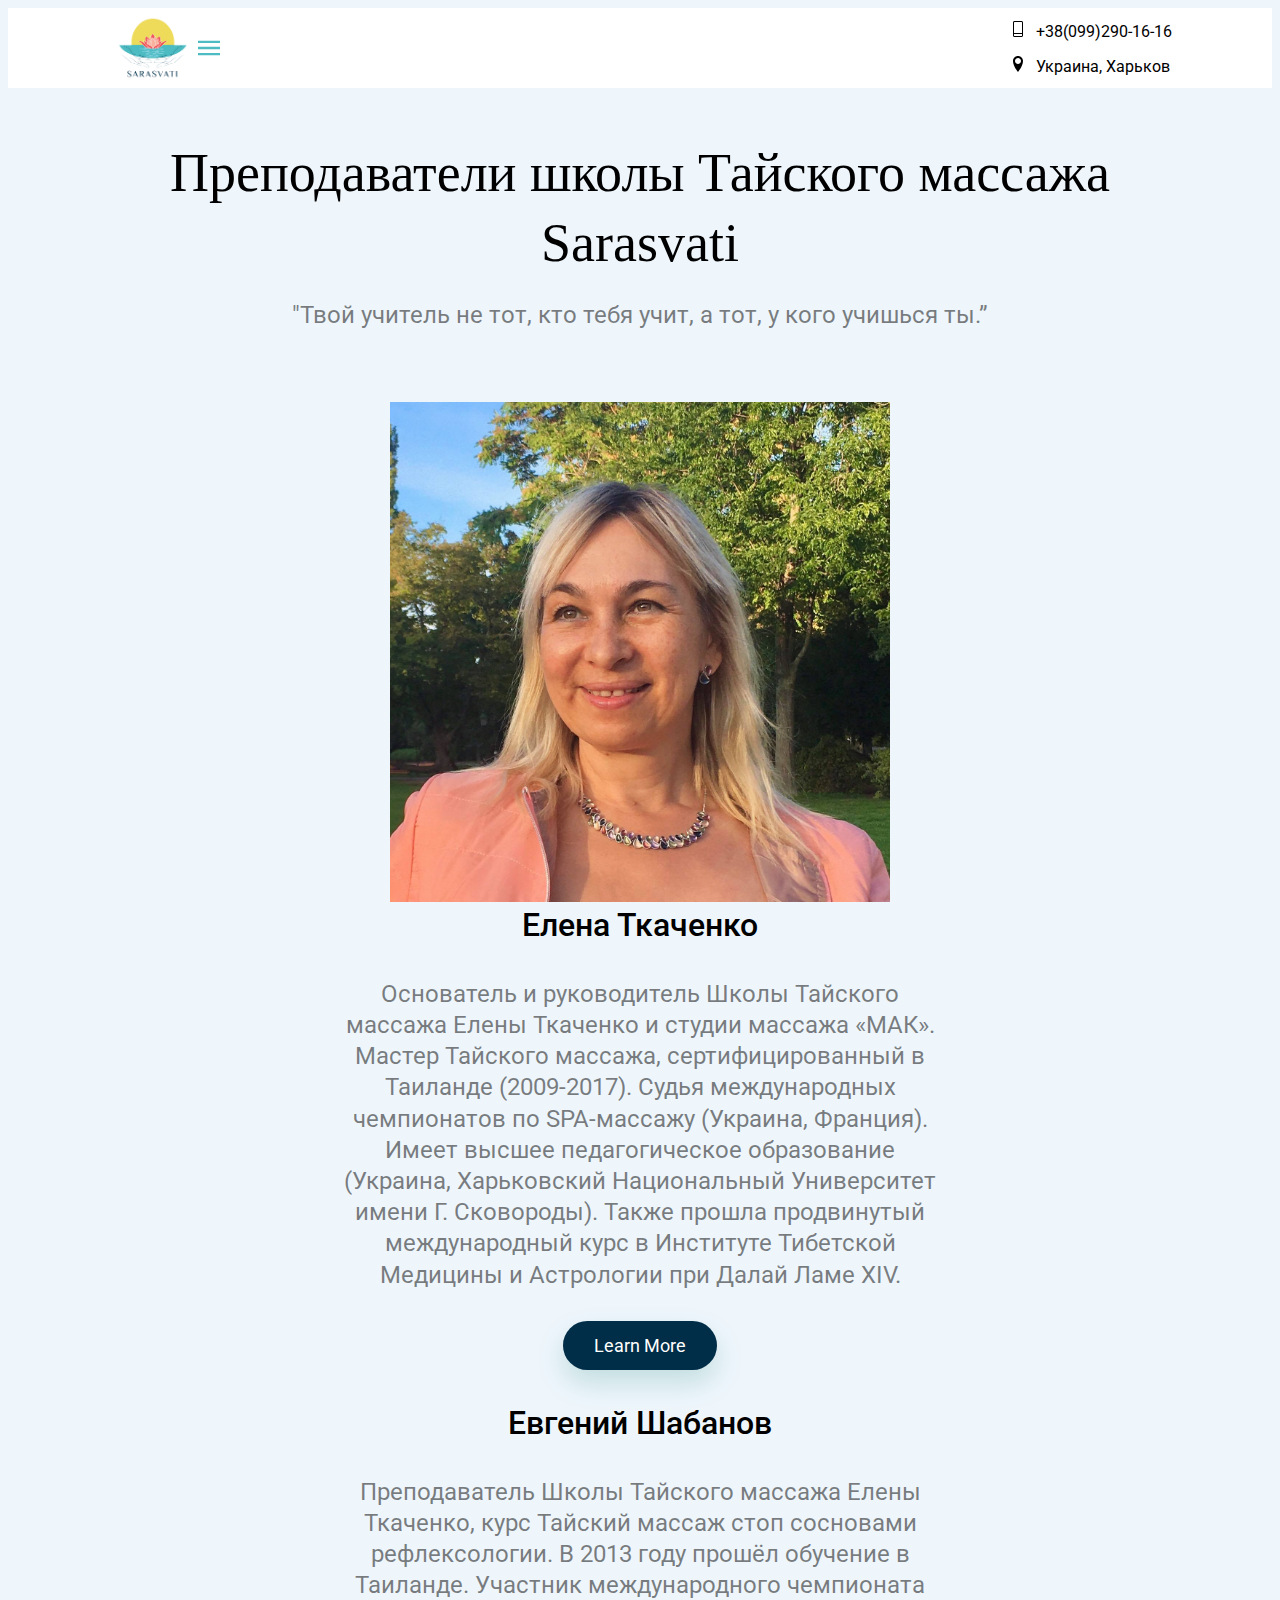
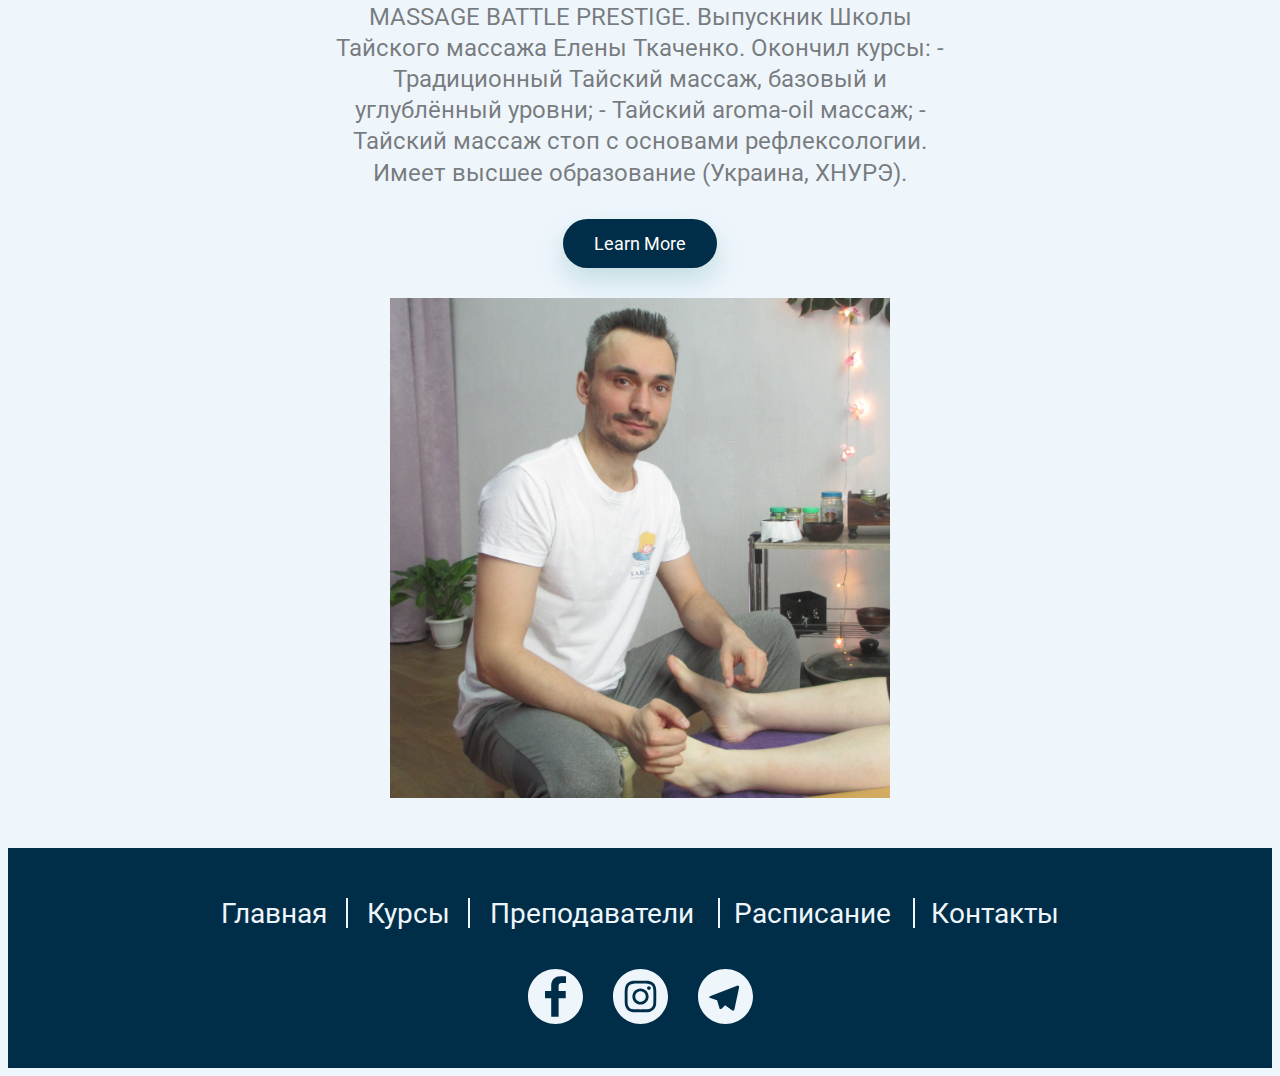
<file: teachers.html>
<!DOCTYPE html>
<html lang="ru">
  <head>
    <meta charset="UTF-8" />
    <meta name="viewport" content="width=device-width, initial-scale=1.0" />
    <meta http-equiv="X-UA-Compatible" content="IE=Edge">
    <link href="https://fonts.googleapis.com/css2?family=Fredoka+One&family=Roboto:wght@400;500&family=Merienda+One&display=swap" rel="stylesheet">
    <link
      rel="stylesheet"
      href="https://cdnjs.cloudflare.com/ajax/libs/modern-normalize/1.0.0/modern-normalize.min.css"
      integrity="sha512-ISS7cAi1PEhQ8jnbJpJZMd29NlhNj4AWYyLOSp2CE/CsHxTCu+r+t0D2yoJudVrd0/8fTVPUVDzY5Tvli75u/g=="
      crossorigin="anonymous"/>
    <link rel="stylesheet" href="./css/main.min.css">
    <title>Sarasvati - школа массажа в Харькове</title>
  </head>
  <body>
    <header class="header">
      <div class="header-wrapper container">
      <nav class="header-nav">
        <a class="header-logo" href=""><img src="./images/logo.png" alt="Logo Sarasvati" width="143" height="110"></a>
        <button class="header-buttonBurger"
          aria-expanded="false"
          type="button"
          data-menu-button>
        <svg width="22" height="22" aria-label="Mobile menu">
          <use class="header-buttonBurger__close" href="./images/sprite.svg#burgerclose"></use>
          <use class="header-buttonBurger__burger" href="./images/sprite.svg#burgermenu"></use>
        </svg>
        </button>
        <ul class="header-menu" data-menu>
         <li class="header-menu__list"><a class="header-menu__link" href="index.html">Главная</a></li>
         <li class="header-menu__list"><a class="header-menu__link" href="courses.html">Курсы</a></li>
         <li class="header-menu__list underline"><a class="header-menu__link" href="teachers.html">Преподаватели</a></li>
         <li class="header-menu__list"><a class="header-menu__link" href="contacts.html">Контакты</a></li>
       </ul>
      </nav>
      <ul class="header-contact">
        <li class="header-contact__tel">
          <a class="header-contact__tel--link" href="tel:+380992901616" >
            <svg class="header-contact__tel--icon" width="16px" height="16px">
              <use href="./images/sprite.svg#smartphone"></use>
            </svg>+38(099)290-16-16</a>
        </li>
        <li>
         <address class="header-contact__adress"><svg class="header-contact__adress--icon" width="16px" height="16px">
          <use href="./images/sprite.svg#location"></use>
        </svg>Украина, Харьков</address>
        </li>
      </ul>
      </div>
    </header>
      <main>
<section class="transform">
  <div class="container">
    <h2 class="transform-title title">Преподаватели школы Тайского массажа <br> Sarasvati</h2>
    <h3 class="transform-subtitle text">"Твой учитель не тот, кто тебя учит, а тот, у кого учишься ты.”</h3>
  <div class="transform-row">
    <img class="transform-row__img transform-row__img--left" src="./images/t02.jpg" alt="Елена Ткаченко" width="500">
    <div>
      <h2 class="transform-row__paragraf paragraf">Елена Ткаченко</h2>
      <h3 class="transform-row__text text">Основатель и руководитель Школы Тайского массажа Елены Ткаченко и студии массажа «МАК». 
        Мастер Тайского массажа, сертифицированный в Таиланде (2009-2017). 
        Судья международных чемпионатов по SPA-массажу (Украина, Франция). 
        Имеет высшее педагогическое образование (Украина, Харьковский Национальный Университет имени  Г. Сковороды). 
        Также прошла продвинутый международный курс в Институте Тибетской Медицины и Астрологии при Далай Ламе XIV.
        </h3>
      <button class="button" type="button">Learn More</button>
    </div>
  </div>
  <div class="transform-row">
    <div>
      <h2 class="transform-row__paragraf paragraf">Евгений Шабанов</h2>
      <h3 class="transform-row__text text">Преподаватель Школы Тайского массажа Елены Ткаченко, курс Тайский массаж стоп сосновами рефлексологии. 
        В 2013 году прошёл обучение в Таиланде.
        Участник международного чемпионата MASSAGE BATTLE PRESTIGE.
        Выпускник Школы Тайского массажа Елены Ткаченко. 
        Окончил курсы: 
        - Традиционный Тайский массаж, базовый и углублённый уровни; 
        - Тайский aroma-oil массаж; 
        - Тайский массаж стоп с основами рефлексологии.  
        Имеет высшее образование (Украина, ХНУРЭ).</h3>
      <button class="button" type="button">Learn More</button>
    </div>
    <img class="transform-row__img transform-row__img--right" src="./images/t01.jpg" alt="Евгений Шабанов" width="500">
  </div>
  </div>
</section>
  </main>
  <footer class="footer">
    <div class="container">
      <ul class="footer-menu">
        <li class="footer-menu__list"><a class="footer-menu__link" href="index.html">Главная</a></li>
        <li class="footer-menu__list"><a class="footer-menu__link" href="courses.html">Курсы</a></li>
        <li class="footer-menu__list"><a class="footer-menu__link" href="teachers.html">Преподаватели</a></li>
        <li class="footer-menu__list"><a class="footer-menu__link" href="timetable.html">Расписание</a></li>
        <li class="footer-menu__list"><a class="footer-menu__link" href="contacts.html">Контакты</a></li>
      </ul>
      <div class="social">
        <a class="social__fb" href="https://www.facebook.com/sarasvatimassageschool/"><svg width="55" height="55"><use class="social__icon" href="./images/sprite.svg#facebook"></use></svg></a>    
        <a class="social__in" href="https://www.instagram.com/sarasvati_massage/"><svg width="55" height="55"><use class="social__icon" href="./images/sprite.svg#instagram"></use></svg></a>
        <a class="social__tg" href="https://t.me/SarasvatiMassageSchool"><svg width="55" height="55"><use class="social__icon" href="./images/sprite.svg#telegram"></use></svg></a>
      </div>
    </div>
  </footer>
 
  <script src="./index.js"></script>
  </body>
</html>
</file>
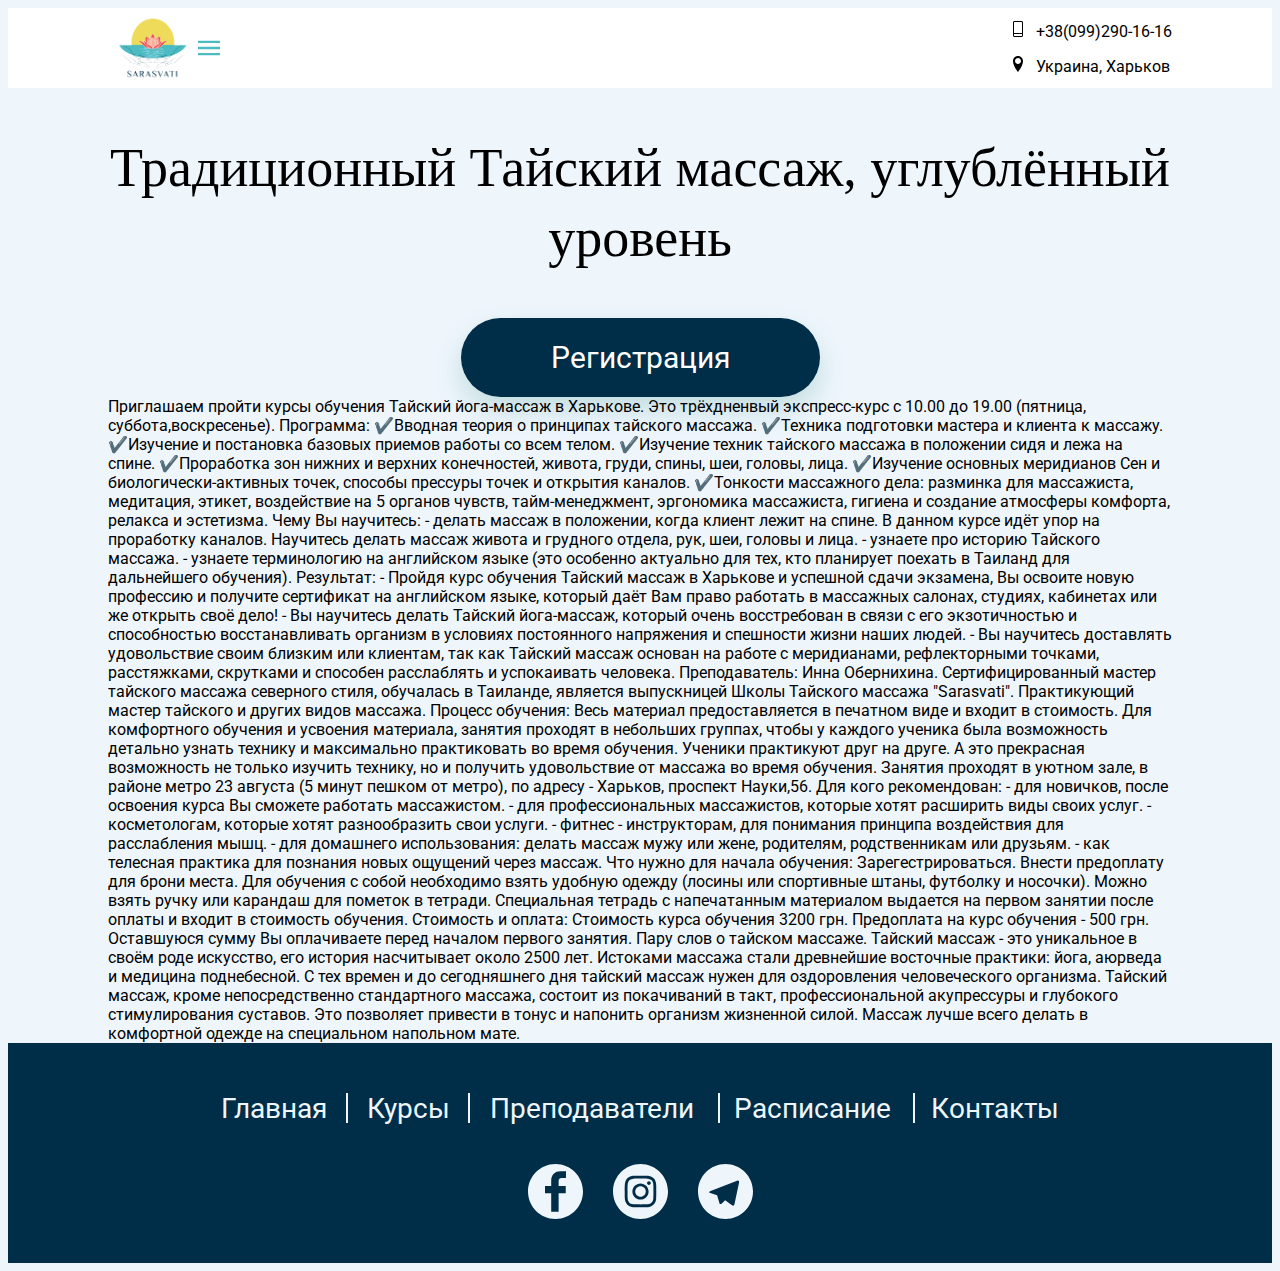
<file: thai-massage-advanced-level.html>
<!DOCTYPE html>
<html lang="ru">
  <head>
    <meta charset="UTF-8" />
    <meta name="viewport" content="width=device-width, initial-scale=1.0" />
    <meta http-equiv="X-UA-Compatible" content="IE=Edge">
    <link href="https://fonts.googleapis.com/css2?family=Fredoka+One&family=Roboto:wght@400;500&family=Merienda+One&display=swap" rel="stylesheet">
    <link
      rel="stylesheet"
      href="https://cdnjs.cloudflare.com/ajax/libs/modern-normalize/1.0.0/modern-normalize.min.css"
      integrity="sha512-ISS7cAi1PEhQ8jnbJpJZMd29NlhNj4AWYyLOSp2CE/CsHxTCu+r+t0D2yoJudVrd0/8fTVPUVDzY5Tvli75u/g=="
      crossorigin="anonymous"/>
    <link rel="stylesheet" href="./css/main.min.css">
    <title>Sarasvati - школа массажа в Харькове</title>
  </head>
  <body>
      <header class="header">
        <div class="header-wrapper container">
        <nav class="header-nav">
          <a class="header-logo" href=""><img src="./images/logo.png" alt="Logo Sarasvati" width="143" height="110"></a>
          <button class="header-buttonBurger"
            aria-expanded="false"
            type="button"
            data-menu-button>
          <svg width="22" height="22" aria-label="Mobile menu">
            <use class="header-buttonBurger__close" href="./images/sprite.svg#burgerclose"></use>
            <use class="header-buttonBurger__burger" href="./images/sprite.svg#burgermenu"></use>
          </svg>
          </button>
          <ul class="header-menu" data-menu>
           <li class="header-menu__list"><a class="header-menu__link" href="index.html">Главная</a></li>
           <li class="header-menu__list"><a class="header-menu__link" href="courses.html">Курсы</a></li>
           <li class="header-menu__list"><a class="header-menu__link" href="teachers.html">Преподаватели</a></li>
           <li class="header-menu__list"><a class="header-menu__link" href="timetable.html">Расписание</a></li>
           <li class="header-menu__list"><a class="header-menu__link" href="contacts.html">Контакты</a></li>
         </ul>
        </nav>
        <ul class="header-contact">
          <li class="header-contact__tel">
            <a class="header-contact__tel--link" href="tel:+380992901616" >
              <svg class="header-contact__tel--icon" width="16px" height="16px">
                <use href="./images/sprite.svg#smartphone"></use>
              </svg>+38(099)290-16-16</a>
          </li>
          <li>
           <address class="header-contact__adress"><svg class="header-contact__adress--icon" width="16px" height="16px">
            <use href="./images/sprite.svg#location"></use>
          </svg>Украина, Харьков</address>
          </li>
        </ul>
        </div>
      </header>
      <main>
<section>
<div class="container">
    <h2 class="title">Традиционный Тайский массаж, углублённый уровень</h2>
    <button class="hero-content__button button" type="button" data-modal-open data-action="modal-open">Регистрация</button>
    <div class="backdrop">
      <div class="modal">
        <div>
          <span href="" class="modal-close" data-action="modal-close">x</span>
          <form
            class="modal-form"
            id="modal-form"
            action="https://formspree.io/f/xzbyvrvz"
            method="POST"
          >
            <b class="modal-form__title">Записаться на обучение</b>
              <input 
                class="modal-form__input"
                type="text"
                name="name"
                placeholder="Ваши имя и фамилия"
                id="name"
                title="The name can only consist of letters, apostrophes, dashes and spaces. For example Adrian, Jacob Mercer, Charles de Batz de Castelmore d'Artagnan, etc "
                required
              />
              <input
                class="modal-form__input"
                type="tel"
                name="phone"
                placeholder="Контактный телефон(телеграм)"
                id="tel"
                title="Phone number must be 11-12 digits long and can contain numbers, spaces, dashes, pot-bellied brackets and can start with +"
                required
              />
              <input
              class="modal-form__input"
              type="text"
                name="phone"
                placeholder="Какой курс обучения"
                id="tel"
              />
              <input
                class="modal-form__input"
                type="text"
                name="phone"
                placeholder="Дата начала курса"
                id="tel"
              />
            <button type="submit" class="modal-form__button button">Отправить</button>
            <p id="modal-form__status"></p>
          </form>
        </div>
      </div>
    </div>
    <article>
        Приглашаем пройти курсы обучения Тайский йога-массаж в Харькове.
        Это трёхдненвый экспресс-курс с 10.00 до 19.00 (пятница, суббота,воскресенье).
        
        Программа:
        ✔️Вводная теория о принципах тайского массажа.
        ✔️Техника подготовки мастера и клиента к массажу.
        ✔️Изучение и постановка базовых приемов работы со всем телом.
        ✔️Изучение техник тайского массажа в положении сидя и лежа на спине.
        ✔️Проработка зон нижних и верхних конечностей, живота, груди, спины, шеи, головы, лица.
        ✔️Изучение основных меридианов Сен и биологически-активных точек, способы прессуры точек и открытия каналов.
        ✔️Тонкости массажного дела: разминка для массажиста, медитация, этикет, воздействие на 5 органов чувств, тайм-менеджмент, эргономика массажиста, гигиена и создание атмосферы комфорта, релакса и эстетизма.
        
        
        Чему Вы научитесь:
        - делать массаж в положении, когда клиент лежит на спине. В данном курсе идёт упор на проработку каналов. Научитесь делать массаж живота и грудного отдела, рук, шеи, головы и лица.
        - узнаете про историю Тайского массажа.
        - узнаете терминологию на английском языке (это особенно актуально для тех, кто планирует поехать в Таиланд для дальнейшего обучения).
        
        
        
        Результат:
        - Пройдя курс обучения Тайский массаж в Харькове и успешной сдачи экзамена, Вы освоите новую профессию и получите сертификат на английском языке, который даёт Вам право работать в массажных салонах, студиях, кабинетах или же открыть своё дело! 
        - Вы научитесь делать Тайский йога-массаж, который очень восстребован в связи с его экзотичностью и способностью восстанавливать организм в условиях постоянного напряжения и спешности жизни наших людей.
        - Вы научитесь доставлять удовольствие своим близким или клиентам, так как Тайский массаж основан на работе с меридианами, рефлекторными точками, расстяжками, скрутками и способен расслаблять и успокаивать человека.
        
        Преподаватель: 
        Инна Обернихина. Сертифицированный мастер тайского массажа северного стиля, обучалась в Таиланде, является выпускницей Школы Тайского массажа "Sarasvati". Практикующий мастер тайского и других видов массажа.
        
        Процесс обучения: 
        Весь материал предоставляется в печатном виде и входит в стоимость.
        Для комфортного обучения и усвоения материала, занятия проходят в небольших группах, чтобы у каждого ученика была возможность детально узнать технику и максимально практиковать во время обучения. Ученики практикуют друг на друге. А это прекрасная возможность не только изучить технику, но и получить удовольствие от массажа во время обучения.
        Занятия проходят в уютном зале, в районе метро 23 августа (5 минут пешком от метро), по адресу - Харьков, проспект Науки,56.
        
        Для кого рекомендован:
        - для новичков, после освоения курса Вы сможете работать массажистом.
        - для профессиональных массажистов, которые хотят расширить виды своих услуг.
        - косметологам, которые хотят разнообразить свои услуги.
        - фитнес - инструкторам, для понимания принципа воздействия для расслабления мышц.
        - для домашнего использования: делать массаж мужу или жене, родителям, родственникам или друзьям.
        - как телесная практика для познания новых ощущений через массаж.
        
        Что нужно для начала обучения:
        Зарегестрироваться. Внести предоплату для брони места.
        Для обучения с собой необходимо взять удобную одежду (лосины или спортивные штаны, футболку и носочки).  Можно взять ручку или карандаш для пометок в тетради. Специальная тетрадь с напечатанным материалом выдается на первом занятии после оплаты и входит в стоимость обучения.
        
        
        Стоимость и оплата:
        Стоимость курса обучения 3200 грн. 
        Предоплата на курс обучения - 500 грн. Оставшуюся сумму Вы оплачиваете перед началом первого занятия.
        
        
        Пару слов о тайском массаже.
        Тайский массаж - это уникальное в своём роде искусство, его история насчитывает около 2500 лет. Истоками массажа стали древнейшие восточные практики: йога, аюрведа и медицина поднебесной. С тех времен и до сегодняшнего дня тайский массаж нужен для оздоровления человеческого организма. Тайский массаж, кроме непосредственно стандартного массажа, состоит из покачиваний в такт, профессиональной акупрессуры и глубокого стимулирования суставов. Это позволяет привести в тонус и напонить организм жизненной силой. Массаж лучше всего делать в комфортной одежде на специальном напольном мате.
        
    </article>
    
</div>
</section>
  </main>
  <footer class="footer">
    <div class="container">
      <ul class="footer-menu">
        <li class="footer-menu__list"><a class="footer-menu__link" href="index.html">Главная</a></li>
        <li class="footer-menu__list"><a class="footer-menu__link" href="courses.html">Курсы</a></li>
        <li class="footer-menu__list"><a class="footer-menu__link" href="teachers.html">Преподаватели</a></li>
        <li class="footer-menu__list"><a class="footer-menu__link" href="timetable.html">Расписание</a></li>
        <li class="footer-menu__list"><a class="footer-menu__link" href="contacts.html">Контакты</a></li>
      </ul>
      <div class="social">
        <a class="social__fb" href="https://www.facebook.com/sarasvatimassageschool/"><svg width="55" height="55"><use class="social__icon" href="./images/sprite.svg#facebook"></use></svg></a>    
        <a class="social__in" href="https://www.instagram.com/sarasvati_massage/"><svg width="55" height="55"><use class="social__icon" href="./images/sprite.svg#instagram"></use></svg></a>
        <a class="social__tg" href="https://t.me/SarasvatiMassageSchool"><svg width="55" height="55"><use class="social__icon" href="./images/sprite.svg#telegram"></use></svg></a>
      </div>
    </div>
  </footer>
 
  <script src="./index.js"></script>
  </body>
</html>
</file>
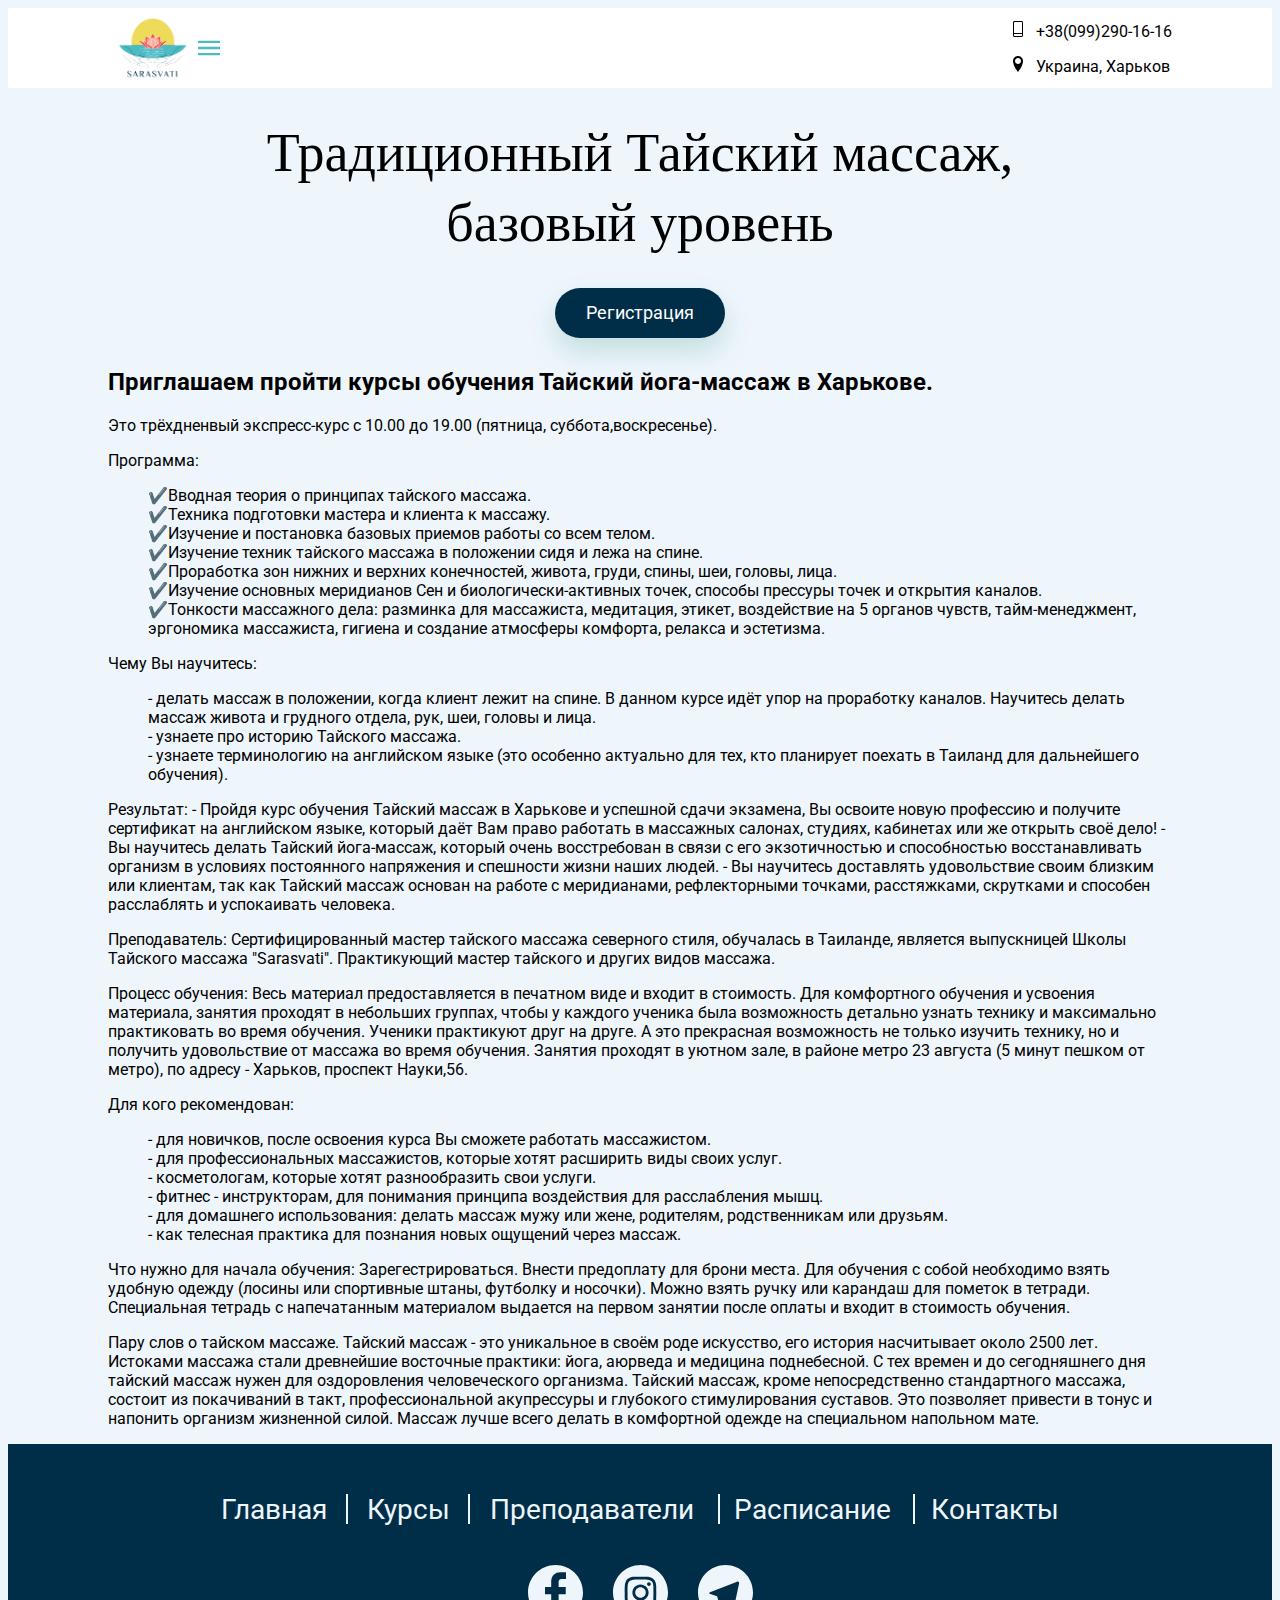
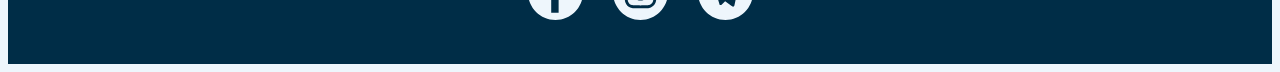
<file: thai-massage-basic-level.html>
<!DOCTYPE html>
<html lang="ru">
  <head>
    <meta charset="UTF-8" />
    <meta name="viewport" content="width=device-width, initial-scale=1.0" />
    <meta http-equiv="X-UA-Compatible" content="IE=Edge">
    <link href="https://fonts.googleapis.com/css2?family=Fredoka+One&family=Roboto:wght@400;500&family=Merienda+One&display=swap" rel="stylesheet">
    <link
      rel="stylesheet"
      href="https://cdnjs.cloudflare.com/ajax/libs/modern-normalize/1.0.0/modern-normalize.min.css"
      integrity="sha512-ISS7cAi1PEhQ8jnbJpJZMd29NlhNj4AWYyLOSp2CE/CsHxTCu+r+t0D2yoJudVrd0/8fTVPUVDzY5Tvli75u/g=="
      crossorigin="anonymous"/>
    <link rel="stylesheet" href="./css/main.min.css">
    <title>Sarasvati - школа массажа в Харькове</title>
  </head>
  <body>
      <header class="header">
        <div class="header-wrapper container">
        <nav class="header-nav">
          <a class="header-logo" href=""><img src="./images/logo.png" alt="Logo Sarasvati" width="143" height="110"></a>
          <button class="header-buttonBurger"
            aria-expanded="false"
            type="button"
            data-menu-button>
          <svg width="22" height="22" aria-label="Mobile menu">
            <use class="header-buttonBurger__close" href="./images/sprite.svg#burgerclose"></use>
            <use class="header-buttonBurger__burger" href="./images/sprite.svg#burgermenu"></use>
          </svg>
          </button>
          <ul class="header-menu" data-menu>
           <li class="header-menu__list"><a class="header-menu__link" href="index.html">Главная</a></li>
           <li class="header-menu__list"><a class="header-menu__link" href="courses.html">Курсы</a></li>
           <li class="header-menu__list"><a class="header-menu__link" href="teachers.html">Преподаватели</a></li>
           <li class="header-menu__list"><a class="header-menu__link" href="timetable.html">Расписание</a></li>
           <li class="header-menu__list"><a class="header-menu__link" href="contacts.html">Контакты</a></li>
         </ul>
        </nav>
        <ul class="header-contact">
          <li class="header-contact__tel">
            <a class="header-contact__tel--link" href="tel:+380992901616" >
              <svg class="header-contact__tel--icon" width="16px" height="16px">
                <use href="./images/sprite.svg#smartphone"></use>
              </svg>+38(099)290-16-16</a>
          </li>
          <li>
           <address class="header-contact__adress"><svg class="header-contact__adress--icon" width="16px" height="16px">
            <use href="./images/sprite.svg#location"></use>
          </svg>Украина, Харьков</address>
          </li>
        </ul>
        </div>
      </header>
      <main>
<section>
<div class="container">
    <h2 class="thai-title title">Традиционный Тайский массаж, <br> базовый уровень</h2>
    <button class="thai-button button" type="button" data-modal-open data-action="modal-open">Регистрация</button>
    <div class="backdrop">
      <div class="modal">
        <div>
          <span href="" class="modal-close" data-action="modal-close">x</span>
          <form
            class="modal-form"
            id="modal-form"
            action="https://formspree.io/f/xzbyvrvz"
            method="POST"
          >
            <b class="modal-form__title">Записаться на обучение</b>
              <input 
                class="modal-form__input"
                type="text"
                name="name"
                placeholder="Ваши имя и фамилия"
                id="name"
                title="The name can only consist of letters, apostrophes, dashes and spaces. For example Adrian, Jacob Mercer, Charles de Batz de Castelmore d'Artagnan, etc "
                required
              />
              <input
                class="modal-form__input"
                type="tel"
                name="phone"
                placeholder="Контактный телефон(телеграм)"
                id="tel"
                title="Phone number must be 11-12 digits long and can contain numbers, spaces, dashes, pot-bellied brackets and can start with +"
                required
              />
              <input
              class="modal-form__input"
              type="text"
                name="phone"
                placeholder="Какой курс обучения"
                id="tel"
              />
              <input
                class="modal-form__input"
                type="text"
                name="phone"
                placeholder="Дата начала курса"
                id="tel"
              />
            <button type="submit" class="modal-form__button button">Отправить</button>
            <p id="modal-form__status"></p>
          </form>
        </div>
      </div>
    </div>
    <article>
      <h2>Приглашаем пройти курсы обучения Тайский йога-массаж в Харькове.</h2>
      <p>Это трёхдненвый экспресс-курс с 10.00 до 19.00 (пятница, суббота,воскресенье).</p>
      <p>Программа:</p>
      <ul>
        <li> ✔️Вводная теория о принципах тайского массажа.</li>
        <li>✔️Техника подготовки мастера и клиента к массажу.</li>
        <li>✔️Изучение и постановка базовых приемов работы со всем телом.</li>
        <li>✔️Изучение техник тайского массажа в положении сидя и лежа на спине.</li>
        <li>✔️Проработка зон нижних и верхних конечностей, живота, груди, спины, шеи, головы, лица.</li>
        <li>✔️Изучение основных меридианов Сен и биологически-активных точек, способы прессуры точек и открытия каналов.</li>
      <li>✔️Тонкости массажного дела: разминка для массажиста, медитация, этикет, воздействие на 5 органов чувств, тайм-менеджмент, эргономика массажиста, гигиена и создание атмосферы комфорта, релакса и эстетизма.</li>
      </ul> 
        <p>Чему Вы научитесь:</p>
        <ul>
        <li> - делать массаж в положении, когда клиент лежит на спине. В данном курсе идёт упор на проработку каналов. Научитесь делать массаж живота и грудного отдела, рук, шеи, головы и лица.</li>
        <li>- узнаете про историю Тайского массажа.</li>
        <li>- узнаете терминологию на английском языке (это особенно актуально для тех, кто планирует поехать в Таиланд для дальнейшего обучения).</li>
        </ul>
          <p>Результат:
            - Пройдя курс обучения Тайский массаж в Харькове и успешной сдачи экзамена, Вы освоите новую профессию и получите сертификат на английском языке, который даёт Вам право работать в массажных салонах, студиях, кабинетах или же открыть своё дело! 
            - Вы научитесь делать Тайский йога-массаж, который очень восстребован в связи с его экзотичностью и способностью восстанавливать организм в условиях постоянного напряжения и спешности жизни наших людей.
            - Вы научитесь доставлять удовольствие своим близким или клиентам, так как Тайский массаж основан на работе с меридианами, рефлекторными точками, расстяжками, скрутками и способен расслаблять и успокаивать человека.
            </p>
        
        <p>Преподаватель: Сертифицированный мастер тайского массажа северного стиля, обучалась в Таиланде, является выпускницей Школы Тайского массажа "Sarasvati". Практикующий мастер тайского и других видов массажа.</p>
        
        <p>Процесс обучения: 
          Весь материал предоставляется в печатном виде и входит в стоимость.
          Для комфортного обучения и усвоения материала, занятия проходят в небольших группах, чтобы у каждого ученика была возможность детально узнать технику и максимально практиковать во время обучения. Ученики практикуют друг на друге. А это прекрасная возможность не только изучить технику, но и получить удовольствие от массажа во время обучения.
          Занятия проходят в уютном зале, в районе метро 23 августа (5 минут пешком от метро), по адресу - Харьков, проспект Науки,56.
          </p>
          <p>
            Для кого рекомендован:
          <ul>
            <li> - для новичков, после освоения курса Вы сможете работать массажистом.</li>
            <li>- для профессиональных массажистов, которые хотят расширить виды своих услуг.</li>
            <li>- косметологам, которые хотят разнообразить свои услуги.</li>
            <li>- фитнес - инструкторам, для понимания принципа воздействия для расслабления мышц.</li>
            <li> - для домашнего использования: делать массаж мужу или жене, родителям, родственникам или друзьям.</li>
            <li>- как телесная практика для познания новых ощущений через массаж.</li>
          </ul>        
        <p>Что нужно для начала обучения:
          Зарегестрироваться. Внести предоплату для брони места.
          Для обучения с собой необходимо взять удобную одежду (лосины или спортивные штаны, футболку и носочки).  Можно взять ручку или карандаш для пометок в тетради. Специальная тетрадь с напечатанным материалом выдается на первом занятии после оплаты и входит в стоимость обучения. 
        </p>
        <p>Пару слов о тайском массаже.
          Тайский массаж - это уникальное в своём роде искусство, 
          его история насчитывает около 2500 лет. Истоками массажа стали древнейшие восточные практики: 
          йога, аюрведа и медицина поднебесной. С тех времен и до сегодняшнего дня тайский массаж нужен
           для оздоровления человеческого организма. Тайский массаж, кроме непосредственно стандартного 
           массажа, состоит из покачиваний в такт, профессиональной акупрессуры и глубокого стимулирования 
           суставов. Это позволяет привести в тонус и напонить организм жизненной силой. Массаж лучше всего 
           делать в комфортной одежде на специальном напольном мате.
          </p>
        
        
    </article>
    
</div>
</section>
  </main>
  <footer class="footer">
    <div class="container">
      <ul class="footer-menu">
        <li class="footer-menu__list"><a class="footer-menu__link" href="index.html">Главная</a></li>
        <li class="footer-menu__list"><a class="footer-menu__link" href="courses.html">Курсы</a></li>
        <li class="footer-menu__list"><a class="footer-menu__link" href="teachers.html">Преподаватели</a></li>
        <li class="footer-menu__list"><a class="footer-menu__link" href="timetable.html">Расписание</a></li>
        <li class="footer-menu__list"><a class="footer-menu__link" href="contacts.html">Контакты</a></li>
      </ul>
      <div class="social">
        <a class="social__fb" href="https://www.facebook.com/sarasvatimassageschool/"><svg width="55" height="55"><use class="social__icon" href="./images/sprite.svg#facebook"></use></svg></a>    
        <a class="social__in" href="https://www.instagram.com/sarasvati_massage/"><svg width="55" height="55"><use class="social__icon" href="./images/sprite.svg#instagram"></use></svg></a>
        <a class="social__tg" href="https://t.me/SarasvatiMassageSchool"><svg width="55" height="55"><use class="social__icon" href="./images/sprite.svg#telegram"></use></svg></a>
      </div>
    </div>
  </footer>
 
  <script src="./index.js"></script>
  </body>
</html>
</file>
<file: css/main.min.css>
html{-webkit-box-sizing:border-box;box-sizing:border-box}*,*::before,*::after{-webkit-box-sizing:inherit;box-sizing:inherit}body{font-family:"Roboto";background:#eef6fc;color:#000}body .container{margin:0px auto;width:100%}@media screen and (min-width: 1921px){body .container{max-width:1920px;padding:0px 150px 0px 150px}}@media screen and (max-width: 1920px){body .container{max-width:1920px;padding:0px 150px 0px 150px}}@media screen and (max-width: 1440px){body .container{max-width:1440px;padding:0px 100px 0px 100px}}@media screen and (max-width: 1024px){body .container{max-width:1024px;padding:0px 60px 0px 60px}}@media screen and (max-width: 768px){body .container{max-width:768px;padding:0px 25px 0px 25px}}@media screen and (max-width: 425px){body .container{max-width:425px;padding:0px 15px 0px 15px}}ul{list-style:none}img{display:block;max-width:100%;height:auto}a{text-decoration:none}.title{font-family:Merienda One;font-style:normal;font-weight:normal;font-size:54px;line-height:130%;color:#000;text-align:center}.text{font-family:inherit;font-style:normal;font-weight:normal;font-size:24px;line-height:130%;color:rgba(0,0,0,0.5)}@media screen and (max-width: 1920px -1px){.text{font-size:20px}}@media screen and (max-width: 425px){.text{font-size:16px}}.paragraf{font-family:inherit;font-style:normal;font-weight:500;font-size:32px;line-height:146%}.button,.products-column__link{margin:0;padding:12px 44px;font-family:inherit;font-style:normal;font-weight:normal;font-size:24px;line-height:130%;text-align:center;color:#fff;background:#002d47;-webkit-box-shadow:0px 13px 28px rgba(26,127,114,0.2);box-shadow:0px 13px 28px rgba(26,127,114,0.2);border-radius:30px;border:1px solid transparent}.button:hover,.button:focus,.products-column__link:hover,.products-column__link:focus{color:#4cbbc2;background:#fff;border:solid 1px #4cbbc2}@media screen and (max-width: 1439px){.button,.products-column__link{padding:12px 30px;font-size:18px}}.social{display:-webkit-box;display:-ms-flexbox;display:flex;-webkit-box-pack:center;-ms-flex-pack:center;justify-content:center}.social__fb,.social__in{margin-right:30px}.social__icon{fill:#eef6fc}.social__icon:hover,.social__icon:focus{fill:#4cbbc2}.header{display:-webkit-box;display:-ms-flexbox;display:flex;height:80px;-webkit-box-align:center;-ms-flex-align:center;align-items:center;background-color:#fff}@media screen and (min-width: 1440px){.header{height:130px}}.header-wrapper{display:-webkit-box;display:-ms-flexbox;display:flex;-webkit-box-pack:justify;-ms-flex-pack:justify;justify-content:space-between;-webkit-box-align:center;-ms-flex-align:center;align-items:center}@media screen and (max-width: 1439px){.header-logo{width:90px}}.header-nav{display:-webkit-box;display:-ms-flexbox;display:flex;-webkit-box-pack:justify;-ms-flex-pack:justify;justify-content:space-between;-webkit-box-align:center;-ms-flex-align:center;align-items:center}@media screen and (max-width: 1439px){.header-menu__list{margin-bottom:10px}.header-menu__list:first-child{margin-top:10px}}@media screen and (min-width: 1440px){.header-menu__list:not(:first-child){margin-left:80px}}@media screen and (min-width: 1440px){.underline{position:relative}}@media screen and (min-width: 1440px){.underline::before{content:'';position:absolute;left:0%;bottom:0%;width:100%;height:5px;border-radius:5px;background-color:#4cbbc2}}.header-menu__link{font-family:inherit;font-style:normal;font-weight:normal;font-size:20px;line-height:41px;color:inherit}.header-menu__link:hover,.header-menu__link:focus{color:#4cbbc2}.header-buttonBurger{position:relative;z-index:8;width:22px;height:22px;padding:0px;border:none;background-color:transparent;fill:#4cbbc2}@media screen and (min-width: 1440px){.header-buttonBurger{display:none}}.header-buttonBurger .header-buttonBurger__close{display:none;fill:#4cbbc2}.header-buttonBurger.is-open .header-buttonBurger__close{display:block;fill:#4cbbc2}.header-buttonBurger.is-open .header-buttonBurger__burger{display:none}.header-menu{padding:0;margin:0 0 0 250px}@media screen and (min-width: 1440px){.header-menu{display:-webkit-box;display:-ms-flexbox;display:flex}}@media screen and (max-width: 1439px){.header-menu{position:absolute;top:80px;left:0px;z-index:7;display:none;width:100%;height:auto;background-color:#fff;text-align:center}.header-menu.is-open{display:block}}.header-contact{padding:0px;margin:0px}.header-contact__tel{margin-bottom:15px}.header-contact__tel--link{color:black}.header-contact__tel--link:hover,.header-contact__tel--link:focus{color:#4cbbc2}.header-contact__tel--icon:hover,.header-contact__tel--icon:focus{fill:#4cbbc2}.header-contact__adress{font-style:normal}.header-contact__tel--icon,.header-contact__adress--icon{fill:black;margin-right:10px}.slider{overflow:hidden;margin:0;display:-webkit-box;display:-ms-flexbox;display:flex;-webkit-box-pack:center;-ms-flex-pack:center;justify-content:center;-webkit-box-align:center;-ms-flex-align:center;align-items:center}.slider-wrapper{width:100%;display:-webkit-box;display:-ms-flexbox;display:flex}.slide{height:80vh;border-radius:10px;margin:0 10px;cursor:pointer;color:#fff;-webkit-box-flex:1;-ms-flex:1;flex:1;background-size:cover;background-position:center;background-repeat:no-repeat;position:relative;-webkit-transition:all 500ms ease-in-out;transition:all 500ms ease-in-out}.slide h3{position:absolute;font-size:24px;bottom:50%;left:50%;margin:0px;opacity:0}.slide.active{-webkit-box-flex:10;-ms-flex:10;flex:10}.slide.active h3{opacity:1;-webkit-transition:opaсity 0.3s ease-in 0.4s;transition:opaсity 0.3s ease-in 0.4s}.hero-content__title{font:"El Messiri";margin:120px 0 22px 0;font-size:78px;text-align:center;color:#002d47}@media screen and (max-width: 425px){.hero-content__title{margin:20px 0 20px 0;font-size:38px}}.hero-content__subtitle{font-size:45px;margin:0 0 30px 0;text-align:center;color:white}.hero-content__button{display:block;margin:0 auto;padding:19px 89px;font-size:30px;color:#fff;background-color:#002d47;border-radius:50px}@media screen and (max-width: 425px){.hero-content__button{margin:0 0 60px 0;font-size:20px}}.modal{z-index:3;position:absolute;width:500px;background-color:#ffffff;border-radius:7px;-webkit-transform:scale(1.05);transform:scale(1.05);-webkit-transition:-webkit-transform 250ms cubic-bezier(0.4, 0, 0.2, 1);transition:-webkit-transform 250ms cubic-bezier(0.4, 0, 0.2, 1);transition:transform 250ms cubic-bezier(0.4, 0, 0.2, 1);transition:transform 250ms cubic-bezier(0.4, 0, 0.2, 1), -webkit-transform 250ms cubic-bezier(0.4, 0, 0.2, 1)}@media screen and (max-width: 425px){.modal{max-width:375px}}@media screen and (max-width: 375px){.modal{max-width:300px}}.backdrop{display:-webkit-box;display:-ms-flexbox;display:flex;-webkit-box-pack:center;-ms-flex-pack:center;justify-content:center;-webkit-box-align:center;-ms-flex-align:center;align-items:center;position:fixed;top:0px;left:0px;width:100%;height:100%;background:rgba(21,21,21,0.12);z-index:2;pointer-events:none;overflow-y:scroll;opacity:0;visibility:hidden}.modal-form__title{font-family:inherit;font-weight:bold;font-size:24px;line-height:23px;text-align:center;letter-spacing:0.03em;color:#212121;display:block;margin:20px 0px 12px 0px}.modal-form{padding-left:40px;padding-right:40px}.modal-form__input{width:100%;max-width:600px;margin:0 auto 15px auto;padding:15px;border:1px solid rgba(33,33,33,0.2);-webkit-box-sizing:border-box;box-sizing:border-box;border-radius:5px;-webkit-transition:250ms cubic-bezier(0.4, 0, 0.2, 1);transition:250ms cubic-bezier(0.4, 0, 0.2, 1)}@media screen and (max-width: 768px){.modal-form__input{max-width:350px}}@media screen and (max-width: 500px){.modal-form__input{max-width:300px}}@media screen and (max-width: 375px){.modal-form__input{max-width:250px}}.modal-form__button{display:block;margin-left:auto;margin-right:auto}body.show-modal .backdrop{opacity:1;visibility:visible;pointer-events:initial}body.show-modal .modal{-webkit-transform:scale(1);transform:scale(1)}.modal-close{position:relative;right:-90%;top:10px;font-family:Verdana;font-style:normal;font-size:20px;color:#000000;text-decoration:none}.modal-close:hover{color:#4cbbc2}@media screen and (max-width: 425px){.modal-close{right:-165px}}.products{padding:0}@media screen and (min-width: 1024px){.products-row{display:-webkit-box;display:-ms-flexbox;display:flex;-webkit-box-pack:justify;-ms-flex-pack:justify;justify-content:space-between}}.products-column{width:420px;padding:50px 46px 96px 48px;text-align:center;background:#fff;border-radius:20px;-webkit-box-shadow:0 4px 18px rgba(59,130,139,0.18);box-shadow:0 4px 18px rgba(59,130,139,0.18)}@media screen and (max-width: 1023px){.products-column{margin:0 auto;width:280px}.products-column:not(:last-child){margin-bottom:30px}}@media screen and (max-width: 1919px){.products-column{padding:30px 34px 30px 34px}}@media screen and (min-width: 1024px) and (max-width: 1919px){.products-column{margin:15px}}.products-column__img{display:inline-block;margin-bottom:16px}.products-column__paragraf{margin:0 0 20px 0;text-align:center;color:#000}.products-column__text{margin:0 0 38px 0;font-size:18px;text-align:center;color:#000}.practice{padding:50px 0 30px 0}@media screen and (max-width: 768px){.practice{padding:0}}@media screen and (min-width: 1440px){.practice-wrapper{display:-webkit-box;display:-ms-flexbox;display:flex}}.practice-img{min-width:500px;height:500px;margin-right:30px}@media screen and (min-width: 768px){.practice-column{display:-webkit-box;display:-ms-flexbox;display:flex;-ms-flex-wrap:wrap;flex-wrap:wrap;-ms-flex-pack:distribute;justify-content:space-around;-webkit-box-align:center;-ms-flex-align:center;align-items:center}}@media screen and (min-width: 1920px){.practice-column{margin-left:207px}}.practice-row{width:530px;padding:35px 40px;margin:10px;background:#ffffff;border-radius:15px;-webkit-box-shadow:0px 4px 18px rgba(59,130,139,0.18);box-shadow:0px 4px 18px rgba(59,130,139,0.18)}@media screen and (max-width: 768px){.practice-row:not(:last-child){margin-bottom:20px}}@media screen and (max-width: 1439px){.practice-row{width:280px}}.practice-title{max-width:706px;margin:0 auto;text-align:center;color:#000000}@media screen and (max-width: 425px){.practice-title{font-size:38px}}.practice-subtitle{margin:0 auto 0 auto}@media screen and (max-width: 425px){.practice-subtitle{margin:22px auto;font-size:18px}}.practice-row__paragraf{margin:0 0 10px 0;color:rgba(0,0,0,0.8)}@media screen and (max-width: 1024px){.practice-row__paragraf{font-size:22px}}.practice-row__text{margin:0}@media screen and (max-width: 425px){.practice-row__text{font-size:20px}}.best{padding:120px 0 160px 0}@media screen and (min-width: 1940px){.best{padding:80px 0 80px 0}}.best-title{margin:0 0 22px 0;text-align:center}@media screen and (max-width: 1439px){.best-title{margin:0 0 10px 0;font-size:38px}}.best-subtitle{max-width:1105px;margin:0 auto 70px auto;text-align:center}@media screen and (max-width: 1439px){.best-subtitle{margin:0 auto 30px auto}}@media screen and (min-width: 1440px){.best-content{display:-webkit-box;display:-ms-flexbox;display:flex;-webkit-box-pack:justify;-ms-flex-pack:justify;justify-content:space-between}}.best-row{position:relative;max-width:597px;min-height:200px;border-radius:15px}.best-row:not(:last-child){margin-bottom:100px}@media screen and (max-width: 1439px){.best-row{min-height:150px;margin:0px auto}.best-row:not(:last-child){margin-bottom:30px}}.best-row__left{padding:25px 40px 25px 79px;text-align:right;background:-webkit-gradient(linear, right top, left top, color-stop(26.37%, #C3EEE8), color-stop(63.87%, rgba(195,226,222,0.75)), color-stop(103.6%, rgba(231,243,242,0.4)));background:linear-gradient(270deg, #C3EEE8 26.37%, rgba(195,226,222,0.75) 63.87%, rgba(231,243,242,0.4) 103.6%)}@media screen and (max-width: 1919px){.best-row__left{padding:20px 30px 20px 30px}}.best-row__left::before{content:"";position:absolute;top:-2px;bottom:-2px;left:-2px;right:-2px;background:-webkit-gradient(linear, left top, right top, from(#edfbf9), to(#01574b));background:linear-gradient(to right, #edfbf9, #01574b);border-radius:15px;z-index:-1}.best-row__right{padding:25px 79px 25px 40px;background:-webkit-gradient(linear, left top, right top, color-stop(26.37%, #C3EEE8), color-stop(63.87%, rgba(195,226,222,0.75)), color-stop(103.6%, rgba(231,243,242,0.4)));background:linear-gradient(90deg, #C3EEE8 26.37%, rgba(195,226,222,0.75) 63.87%, rgba(231,243,242,0.4) 103.6%);text-align:left}@media screen and (max-width: 1919px){.best-row__right{padding:20px 30px 20px 30px}}.best-row__right::before{content:"";position:absolute;top:-2px;bottom:-2px;left:-2px;right:-2px;z-index:-1;background:-webkit-gradient(linear, left top, right top, from(#01574b), to(#edfbf9));background:linear-gradient(to right, #01574b, #edfbf9);border-radius:15px}.best-row__paragraf{margin:0 0 15px 0;color:rgba(0,0,0,0.8)}@media screen and (max-width: 1919px){.best-row__paragraf{font-size:24px}}.best-row__text{margin:0}.best-img{margin:0 45px 0 70px}@media screen and (max-width: 1439px){.best-img{margin:30px auto}}.transform{padding:50px 0 50px 0}@media screen and (max-width: 1024px){.transform{padding:20px 0 20px 0}}.transform-title{margin:0 auto 22px auto}@media screen and (max-width: 425px){.transform-title{font-size:38px}}.transform-subtitle{max-width:1105px;margin:0 auto 70px auto;text-align:center}@media screen and (max-width: 425px){.transform-subtitle{margin:0 auto 20px auto;font-size:18px}}.transform-row:not(:last-child){margin-bottom:30px}@media screen and (min-width: 1440px){.transform-row:not(:last-child){margin-bottom:108px}}@media screen and (max-width: 1439px){.transform-row{text-align:center}}@media screen and (min-width: 1440px){.transform-row{display:-webkit-box;display:-ms-flexbox;display:flex;-webkit-box-align:center;-ms-flex-align:center;align-items:center;-webkit-box-pack:justify;-ms-flex-pack:justify;justify-content:space-between}}.transform-row__paragraf{max-width:619px;margin:0 auto 30px auto}@media screen and (max-width: 1024px){.transform-row__paragraf{margin:0 auto 15px auto}}.transform-row__text{max-width:619px;margin:0 auto 30px auto}@media screen and (max-width: 1024px){.transform-row__text{margin:0 auto 15px auto}}@media screen and (max-width: 1439px){.transform-row__img{margin:0 auto}}@media screen and (max-width: 1439px){.transform-row__img--right{margin-top:30px}}@media screen and (min-width: 1440px){.transform-row__img--right{margin-left:50px}}@media screen and (min-width: 1440px){.transform-row__img--left{margin-right:50px}}.contact-section{padding:30px 0px 30px 0px}@media screen and (max-width: 425px){.contact-section{padding:50px 0px 0px 0px}}.contact-title{margin:0 0 30px 0;text-align:center}.contact-map{margin-top:30px;width:100%;height:500px}@media screen and (max-width: 425px){.contact-map{min-height:300px}}.contact-text{text-align:center;margin:0 0 30px 0}.contact-wrapper{padding:20px;max-width:600px;background-color:#fff;border-radius:5px;margin-right:auto;margin-left:auto}.contact-modal{max-width:500px;margin-right:auto;margin-left:auto}.footer{min-height:220px;padding:45px 0 40px 0;text-align:center;background-color:#002d47}@media screen and (max-width: 768px){.footer{padding:150px 0 40px 0}}@media screen and (min-width: 1920px){.footer{display:-webkit-box;display:-ms-flexbox;display:flex;-webkit-box-align:center;-ms-flex-align:center;align-items:center;min-height:530px}}.footer-logo{display:-webkit-box;display:-ms-flexbox;display:flex;-webkit-box-pack:center;-ms-flex-pack:center;justify-content:center;margin:0 0 37px 0}.footer-menu{padding:0;margin:0 0 35px 0}@media screen and (min-width: 768px){.footer-menu{display:-webkit-box;display:-ms-flexbox;display:flex;-webkit-box-pack:center;-ms-flex-pack:center;justify-content:center;-webkit-box-align:center;-ms-flex-align:center;align-items:center}}.footer-menu__list{position:relative}@media screen and (min-width: 768px){.footer-menu__list:not(:last-child){margin-right:40px}}@media screen and (min-width: 768px){.footer-menu__list:not(:last-child):before{content:'';position:absolute;left:105%;bottom:20px;display:inline-block;width:30px;height:2px;-webkit-transform:rotate(-90deg);transform:rotate(-90deg);background-color:#eef6fc}}.footer-menu__link{font-family:inherit;font-style:normal;font-weight:normal;font-size:28px;line-height:41px;color:#eef6fc}.footer-menu__link:hover,.footer-menu__link:focus{color:#4cbbc2}@media screen and (max-width: 1024px){.footer-menu__link{font-size:22px}}.thai-title{margin:30px 0}.thai-button{margin:0 auto 30px auto;display:block}
/*# sourceMappingURL=main.min.css.map */
</file>
